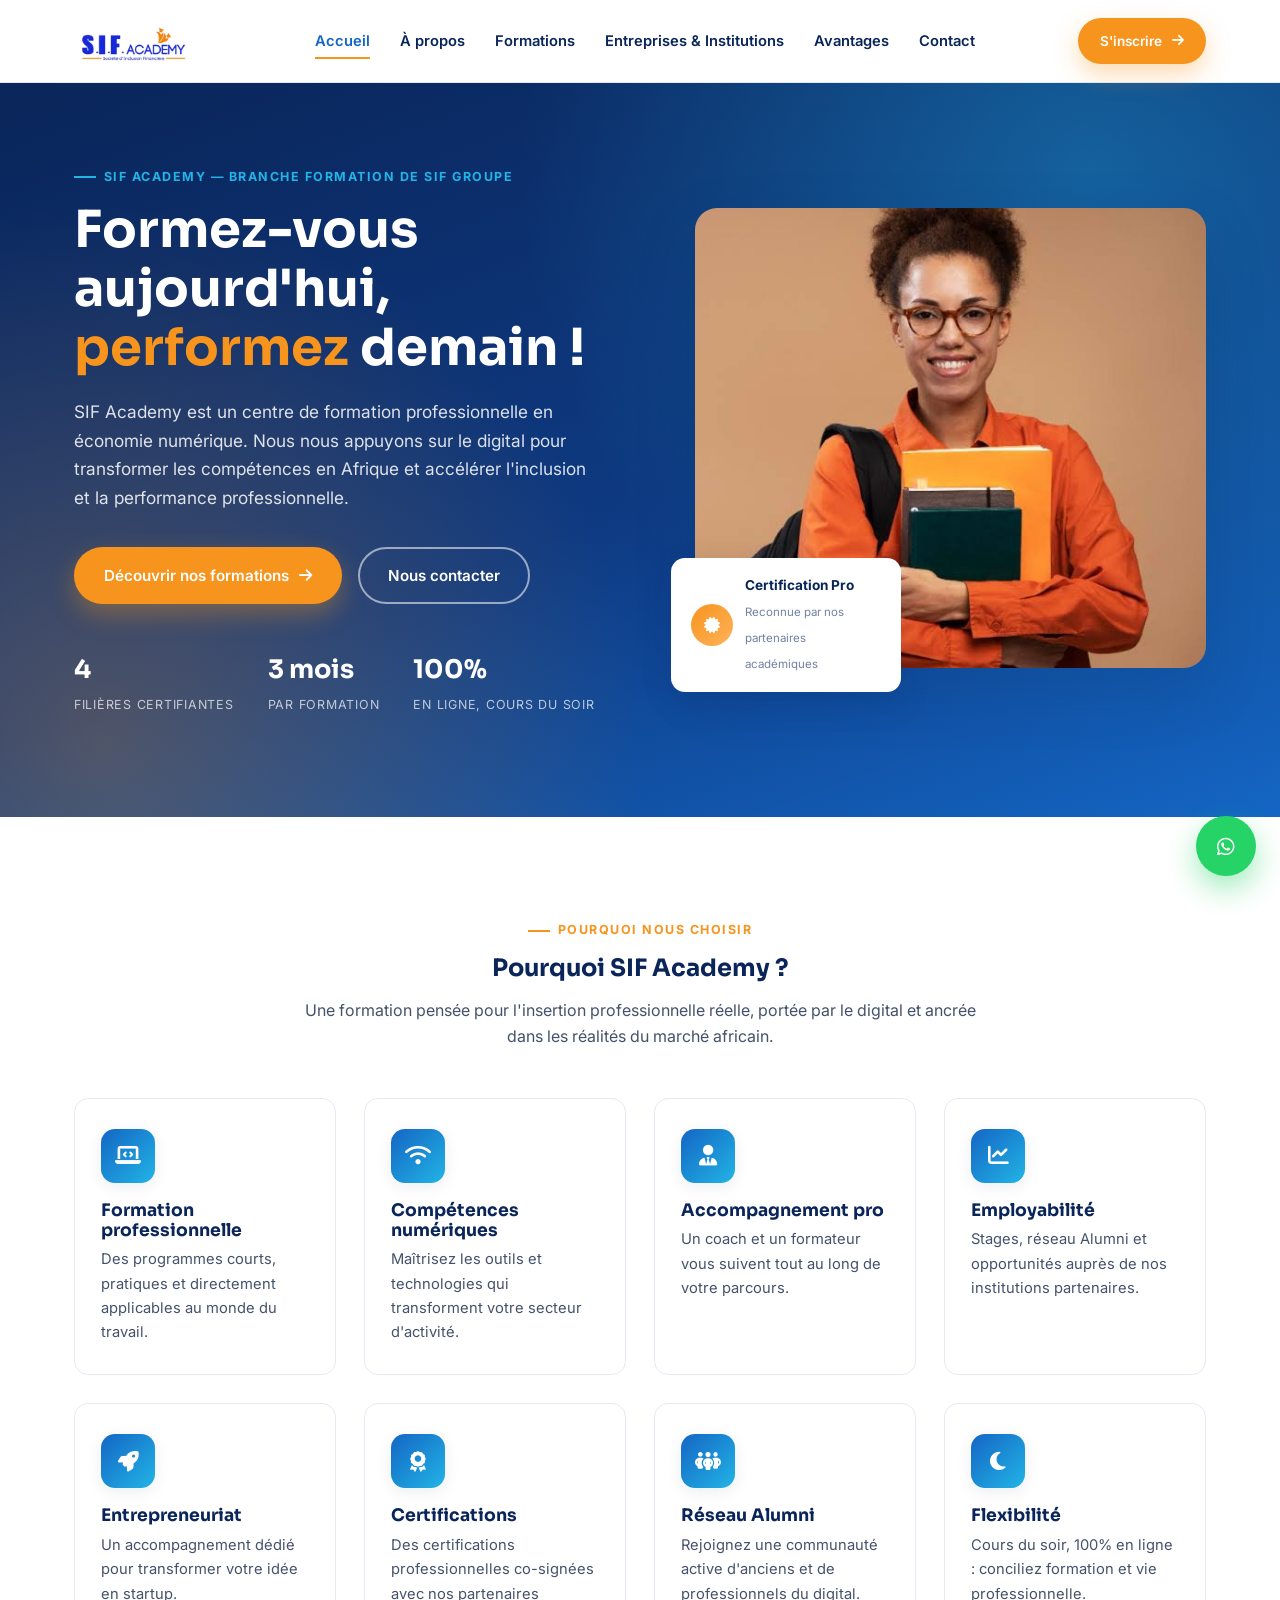
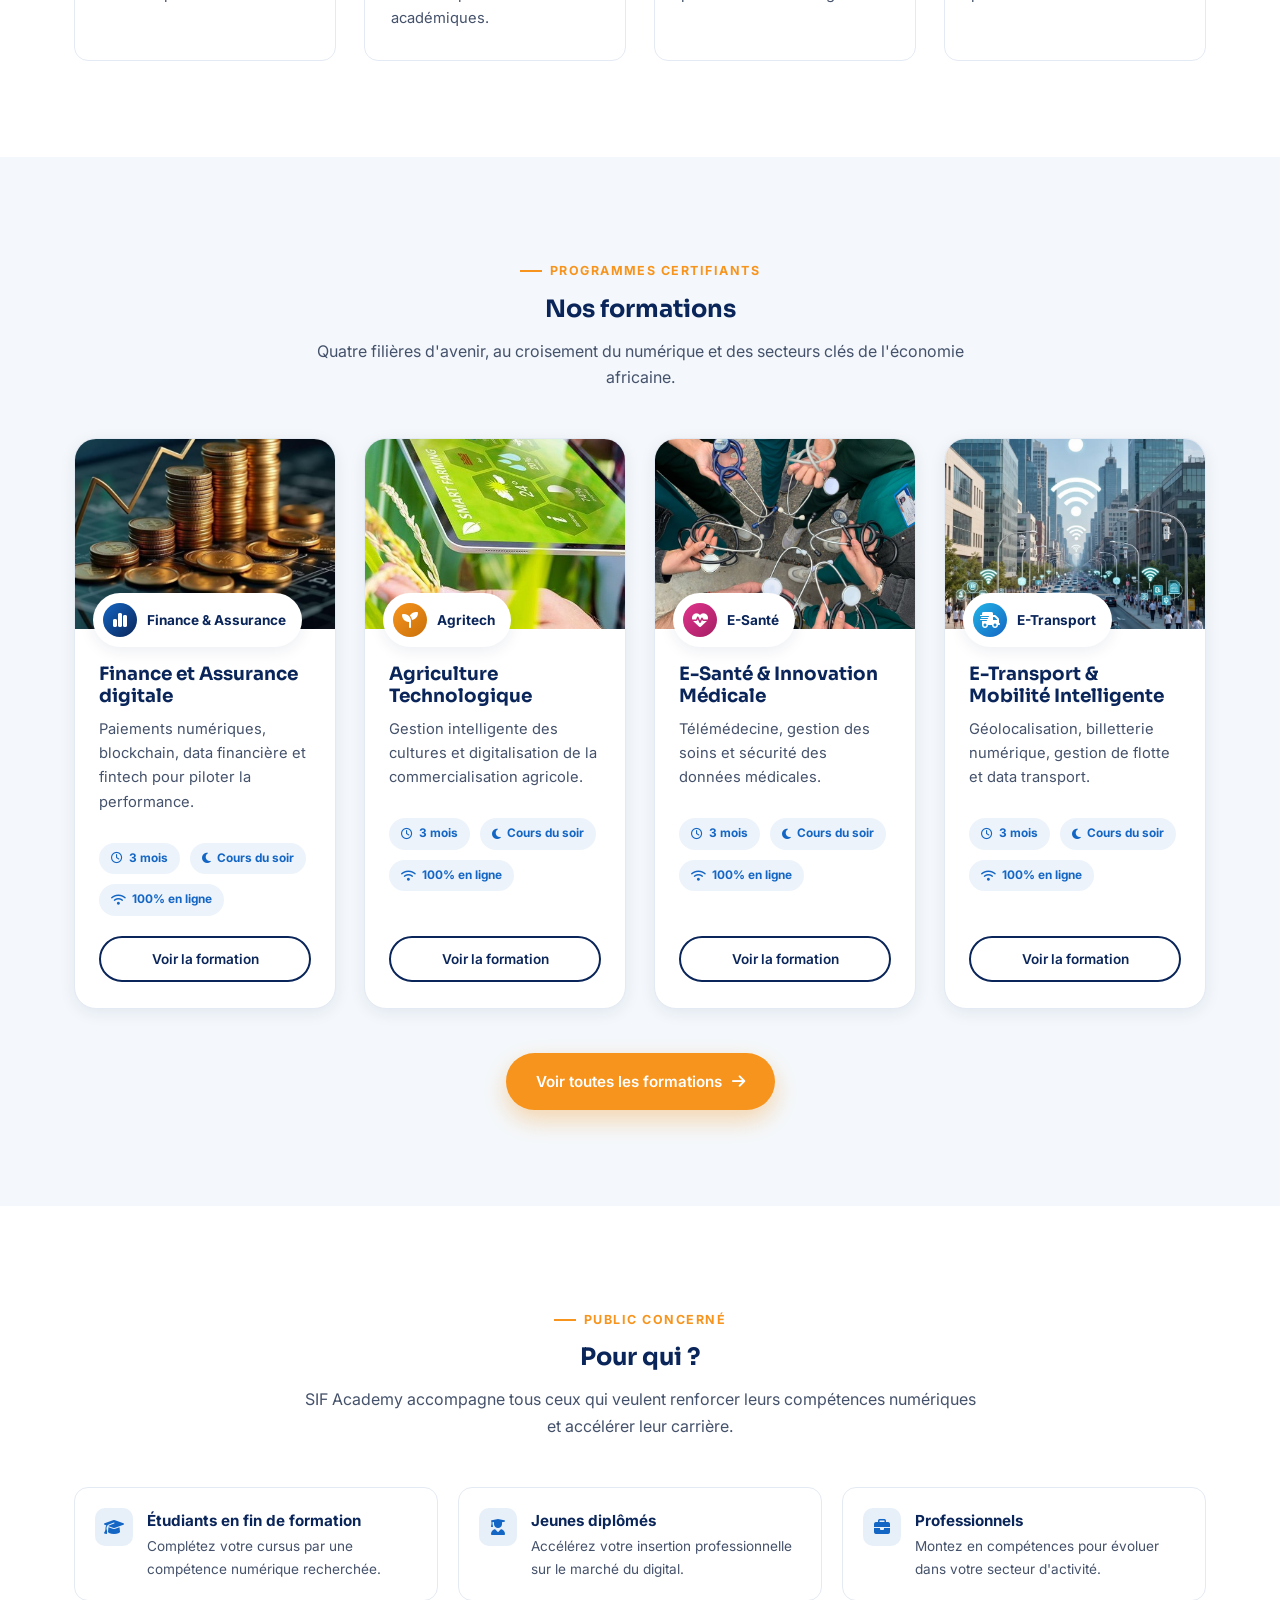
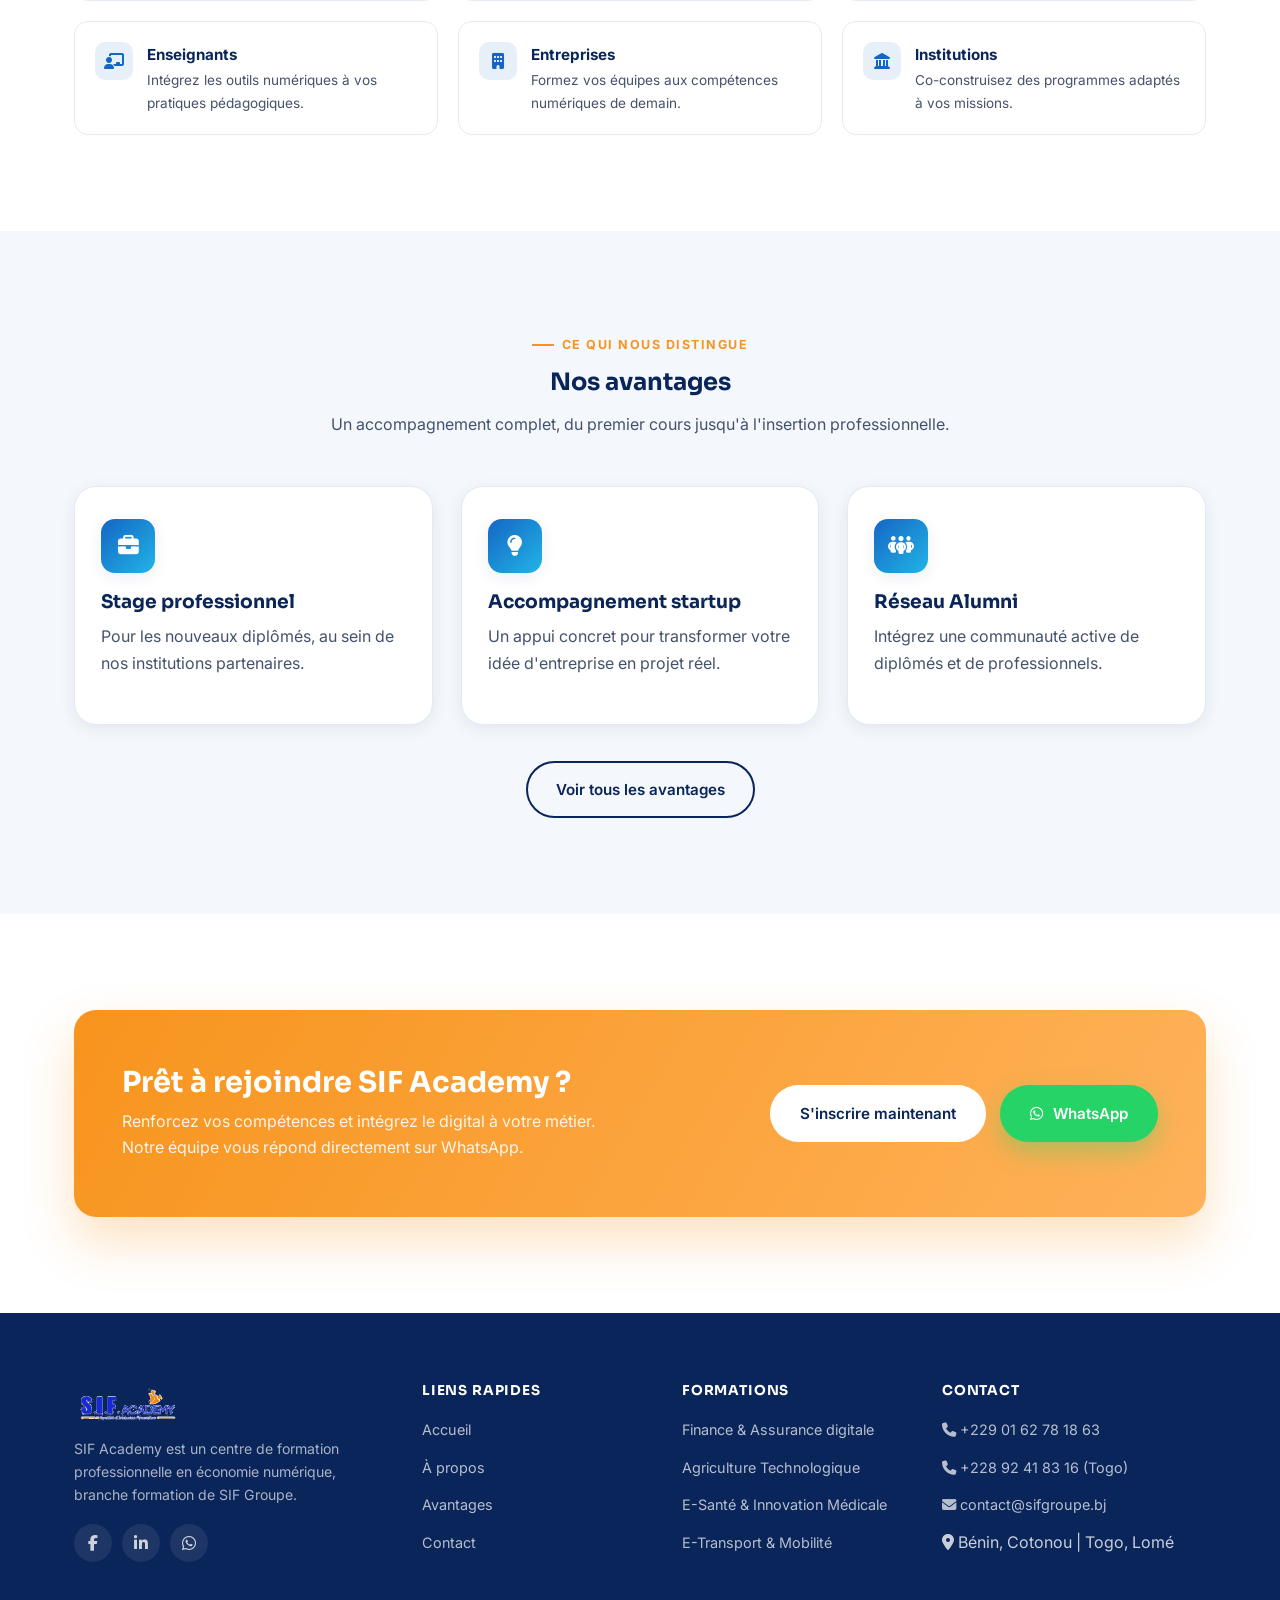
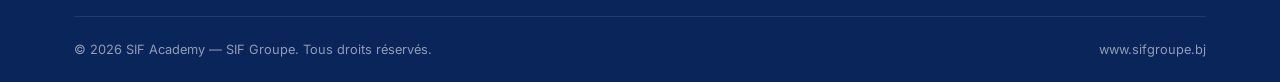
<file: index.html>
<!DOCTYPE html>
<html lang="fr">
<head>
<meta charset="UTF-8">
<meta name="viewport" content="width=device-width, initial-scale=1.0">
<title>SIF Academy | Formations professionnelles en économie numérique</title>
<meta name="description" content="SIF Academy, la branche formation de SIF Groupe, vous forme aux compétences numériques : Finance digitale, Agritech, E-santé, E-transport. 100% en ligne, cours du soir, certifiant.">
<link rel="icon" href="assets/images/logo.png">
<link rel="preconnect" href="https://fonts.googleapis.com">
<link href="https://fonts.googleapis.com/css2?family=Sora:wght@400;600;700;800&family=Inter:wght@400;500;600;700&display=swap" rel="stylesheet">
<link rel="stylesheet" href="https://cdnjs.cloudflare.com/ajax/libs/font-awesome/6.5.1/css/all.min.css">
<link rel="stylesheet" href="assets/css/style.css">
</head>
<body>

<!-- ===================== NAVBAR ===================== -->
<header class="navbar">
  <div class="container">
    <a href="index.html" class="brand">
      <img src="assets/images/logo.png" alt="SIF Academy" style="height:42px;width:auto;">
    </a>
    <nav class="nav-links" id="nav-links">
      <a href="index.html" class="active">Accueil</a>
      <a href="pages/apropos.html">À propos</a>
      <a href="pages/formations.html">Formations</a>
      <a href="pages/entreprises.html">Entreprises &amp; Institutions</a>
      <a href="pages/avantages.html">Avantages</a>
      <a href="pages/contact.html">Contact</a>
    </nav>
    <div class="nav-cta">
      <a href="pages/contact.html" class="btn btn-primary btn-sm"><span>S'inscrire</span> <i class="fa-solid fa-arrow-right"></i></a>
      <button class="nav-toggle" id="nav-toggle" aria-label="Menu">
        <span></span><span></span><span></span>
      </button>
    </div>
  </div>
</header>

<!-- ===================== HERO ===================== -->
<section class="hero">
  <div class="container hero-grid">
    <div class="hero-copy reveal">
      <span class="eyebrow">SIF Academy — branche formation de SIF Groupe</span>
      <h1>Formez-vous aujourd'hui,<br><span class="accent">performez</span> demain !</h1>
      <p class="lead">SIF Academy est un centre de formation professionnelle en économie numérique. Nous nous appuyons sur le digital pour transformer les compétences en Afrique et accélérer l'inclusion et la performance professionnelle.</p>
      <div class="hero-actions">
        <a href="pages/formations.html" class="btn btn-primary">Découvrir nos formations <i class="fa-solid fa-arrow-right"></i></a>
        <a href="pages/contact.html" class="btn btn-outline">Nous contacter</a>
      </div>
      <div class="hero-stats">
        <div><strong>4</strong><span>Filières certifiantes</span></div>
        <div><strong>3 mois</strong><span>Par formation</span></div>
        <div><strong>100%</strong><span>En ligne, cours du soir</span></div>
      </div>
    </div>
    <div class="hero-visual reveal">
      <img src="assets/images/hhhhhhkjjj.jpg" alt="Étudiants africains, futurs talents de SIF Academy">
      <div class="hero-badge">
        <div class="dot"><i class="fa-solid fa-certificate"></i></div>
        <div>
          <strong>Certification Pro</strong>
          <span>Reconnue par nos partenaires académiques</span>
        </div>
      </div>
    </div>
  </div>
</section>

<!-- ===================== POURQUOI SIF ACADEMY ===================== -->
<section class="section">
  <div class="container">
    <div class="section-head center reveal">
      <span class="eyebrow" style="justify-content:center;">Pourquoi nous choisir</span>
      <h2>Pourquoi SIF Academy ?</h2>
      <p>Une formation pensée pour l'insertion professionnelle réelle, portée par le digital et ancrée dans les réalités du marché africain.</p>
    </div>
    <div class="grid grid-4">
      <div class="feature-card reveal">
        <div class="icon-tile"><i class="fa-solid fa-laptop-code"></i></div>
        <h3>Formation professionnelle</h3>
        <p>Des programmes courts, pratiques et directement applicables au monde du travail.</p>
      </div>
      <div class="feature-card reveal">
        <div class="icon-tile"><i class="fa-solid fa-wifi"></i></div>
        <h3>Compétences numériques</h3>
        <p>Maîtrisez les outils et technologies qui transforment votre secteur d'activité.</p>
      </div>
      <div class="feature-card reveal">
        <div class="icon-tile"><i class="fa-solid fa-user-tie"></i></div>
        <h3>Accompagnement pro</h3>
        <p>Un coach et un formateur vous suivent tout au long de votre parcours.</p>
      </div>
      <div class="feature-card reveal">
        <div class="icon-tile"><i class="fa-solid fa-chart-line"></i></div>
        <h3>Employabilité</h3>
        <p>Stages, réseau Alumni et opportunités auprès de nos institutions partenaires.</p>
      </div>
      <div class="feature-card reveal">
        <div class="icon-tile"><i class="fa-solid fa-rocket"></i></div>
        <h3>Entrepreneuriat</h3>
        <p>Un accompagnement dédié pour transformer votre idée en startup.</p>
      </div>
      <div class="feature-card reveal">
        <div class="icon-tile"><i class="fa-solid fa-award"></i></div>
        <h3>Certifications</h3>
        <p>Des certifications professionnelles co-signées avec nos partenaires académiques.</p>
      </div>
      <div class="feature-card reveal">
        <div class="icon-tile"><i class="fa-solid fa-people-group"></i></div>
        <h3>Réseau Alumni</h3>
        <p>Rejoignez une communauté active d'anciens et de professionnels du digital.</p>
      </div>
      <div class="feature-card reveal">
        <div class="icon-tile"><i class="fa-solid fa-moon"></i></div>
        <h3>Flexibilité</h3>
        <p>Cours du soir, 100% en ligne : conciliez formation et vie professionnelle.</p>
      </div>
    </div>
  </div>
</section>

<!-- ===================== NOS FORMATIONS ===================== -->
<section class="section section-soft">
  <div class="container">
    <div class="section-head center reveal">
      <span class="eyebrow" style="justify-content:center;">Programmes certifiants</span>
      <h2>Nos formations</h2>
      <p>Quatre filières d'avenir, au croisement du numérique et des secteurs clés de l'économie africaine.</p>
    </div>
    <div class="grid grid-4">

      <article class="formation-card reveal">
        <div class="formation-media">
          <img src="../assets/images/assurance.jpg" alt="Finance et Assurance digitale">
          <div class="formation-ribbon"><span class="ico c-finance"><i class="fa-solid fa-chart-simple"></i></span>Finance &amp; Assurance</div>
        </div>
        <div class="formation-body">
          <h3>Finance et Assurance digitale</h3>
          <p>Paiements numériques, blockchain, data financière et fintech pour piloter la performance.</p>
          <div class="formation-meta">
            <span><i class="fa-regular fa-clock"></i> 3 mois</span>
            <span><i class="fa-solid fa-moon"></i> Cours du soir</span>
            <span><i class="fa-solid fa-wifi"></i> 100% en ligne</span>
          </div>
          <a href="pages/formations.html#finance" class="btn btn-outline-navy btn-sm btn-block">Voir la formation</a>
        </div>
      </article>

      <article class="formation-card reveal">
        <div class="formation-media">
          <img src="../assets/images/agriculture.jpg" alt="Agriculture Technologique">
          <div class="formation-ribbon"><span class="ico c-agri"><i class="fa-solid fa-seedling"></i></span>Agritech</div>
        </div>
        <div class="formation-body">
          <h3>Agriculture Technologique</h3>
          <p>Gestion intelligente des cultures et digitalisation de la commercialisation agricole.</p>
          <div class="formation-meta">
            <span><i class="fa-regular fa-clock"></i> 3 mois</span>
            <span><i class="fa-solid fa-moon"></i> Cours du soir</span>
            <span><i class="fa-solid fa-wifi"></i> 100% en ligne</span>
          </div>
          <a href="pages/formations.html#agriculture" class="btn btn-outline-navy btn-sm btn-block">Voir la formation</a>
        </div>
      </article>

      <article class="formation-card reveal">
        <div class="formation-media">
          <img src="../assets/images/santé.jpg" alt="E-Santé & Innovation Médicale">
          <div class="formation-ribbon"><span class="ico c-sante"><i class="fa-solid fa-heart-pulse"></i></span>E-Santé</div>
        </div>
        <div class="formation-body">
          <h3>E-Santé &amp; Innovation Médicale</h3>
          <p>Télémédecine, gestion des soins et sécurité des données médicales.</p>
          <div class="formation-meta">
            <span><i class="fa-regular fa-clock"></i> 3 mois</span>
            <span><i class="fa-solid fa-moon"></i> Cours du soir</span>
            <span><i class="fa-solid fa-wifi"></i> 100% en ligne</span>
          </div>
          <a href="pages/formations.html#sante" class="btn btn-outline-navy btn-sm btn-block">Voir la formation</a>
        </div>
      </article>

      <article class="formation-card reveal">
        <div class="formation-media">
          <img src="../assets/images/5g success.jpg" alt="E-Transport & Mobilité Intelligente">
          <div class="formation-ribbon"><span class="ico c-transport"><i class="fa-solid fa-truck-fast"></i></span>E-Transport</div>
        </div>
        <div class="formation-body">
          <h3>E-Transport &amp; Mobilité Intelligente</h3>
          <p>Géolocalisation, billetterie numérique, gestion de flotte et data transport.</p>
          <div class="formation-meta">
            <span><i class="fa-regular fa-clock"></i> 3 mois</span>
            <span><i class="fa-solid fa-moon"></i> Cours du soir</span>
            <span><i class="fa-solid fa-wifi"></i> 100% en ligne</span>
          </div>
          <a href="pages/formations.html#transport" class="btn btn-outline-navy btn-sm btn-block">Voir la formation</a>
        </div>
      </article>

    </div>
    <div style="text-align:center; margin-top:44px;" class="reveal">
      <a href="pages/formations.html" class="btn btn-primary">Voir toutes les formations <i class="fa-solid fa-arrow-right"></i></a>
    </div>
  </div>
</section>

<!-- ===================== POUR QUI ===================== -->
<section class="section">
  <div class="container">
    <div class="section-head center reveal">
      <span class="eyebrow" style="justify-content:center;">Public concerné</span>
      <h2>Pour qui ?</h2>
      <p>SIF Academy accompagne tous ceux qui veulent renforcer leurs compétences numériques et accélérer leur carrière.</p>
    </div>
    <div class="simple-list">
      <div class="simple-item reveal"><span class="ico"><i class="fa-solid fa-graduation-cap"></i></span><div><strong>Étudiants en fin de formation</strong><p>Complétez votre cursus par une compétence numérique recherchée.</p></div></div>
      <div class="simple-item reveal"><span class="ico"><i class="fa-solid fa-user-graduate"></i></span><div><strong>Jeunes diplômés</strong><p>Accélérez votre insertion professionnelle sur le marché du digital.</p></div></div>
      <div class="simple-item reveal"><span class="ico"><i class="fa-solid fa-briefcase"></i></span><div><strong>Professionnels</strong><p>Montez en compétences pour évoluer dans votre secteur d'activité.</p></div></div>
      <div class="simple-item reveal"><span class="ico"><i class="fa-solid fa-chalkboard-user"></i></span><div><strong>Enseignants</strong><p>Intégrez les outils numériques à vos pratiques pédagogiques.</p></div></div>
      <div class="simple-item reveal"><span class="ico"><i class="fa-solid fa-building"></i></span><div><strong>Entreprises</strong><p>Formez vos équipes aux compétences numériques de demain.</p></div></div>
      <div class="simple-item reveal"><span class="ico"><i class="fa-solid fa-landmark"></i></span><div><strong>Institutions</strong><p>Co-construisez des programmes adaptés à vos missions.</p></div></div>
    </div>
  </div>
</section>

<!-- ===================== NOS AVANTAGES ===================== -->
<section class="section section-soft">
  <div class="container">
    <div class="section-head center reveal">
      <span class="eyebrow" style="justify-content:center;">Ce qui nous distingue</span>
      <h2>Nos avantages</h2>
      <p>Un accompagnement complet, du premier cours jusqu'à l'insertion professionnelle.</p>
    </div>
    <div class="grid grid-3">
      <div class="advantage-card reveal">
        <div class="icon-tile"><i class="fa-solid fa-briefcase"></i></div>
        <h3>Stage professionnel</h3>
        <p>Pour les nouveaux diplômés, au sein de nos institutions partenaires.</p>
      </div>
      <div class="advantage-card reveal">
        <div class="icon-tile"><i class="fa-solid fa-lightbulb"></i></div>
        <h3>Accompagnement startup</h3>
        <p>Un appui concret pour transformer votre idée d'entreprise en projet réel.</p>
      </div>
      <div class="advantage-card reveal">
        <div class="icon-tile"><i class="fa-solid fa-people-group"></i></div>
        <h3>Réseau Alumni</h3>
        <p>Intégrez une communauté active de diplômés et de professionnels.</p>
      </div>
    </div>
    <div style="text-align:center; margin-top:36px;" class="reveal">
      <a href="pages/avantages.html" class="btn btn-outline-navy">Voir tous les avantages</a>
    </div>
  </div>
</section>

<!-- ===================== CTA FINAL ===================== -->
<section class="section">
  <div class="container">
    <div class="cta-banner reveal">
      <div>
        <h2>Prêt à rejoindre SIF Academy ?</h2>
        <p>Renforcez vos compétences et intégrez le digital à votre métier. Notre équipe vous répond directement sur WhatsApp.</p>
      </div>
      <div class="cta-actions">
        <a href="pages/contact.html" class="btn btn-white">S'inscrire maintenant</a>
        <a href="https://wa.me/2290162781863" target="_blank" class="btn btn-whatsapp"><i class="fa-brands fa-whatsapp"></i> WhatsApp</a>
      </div>
    </div>
  </div>
</section>

<!-- ===================== FOOTER ===================== -->
<footer class="footer">
  <div class="container">
    <div class="footer-grid">
      <div class="footer-brand">
        <img src="assets/images/logo.png" alt="SIF Academy" style="height:38px;width:auto;">
        <p class="desc">SIF Academy est un centre de formation professionnelle en économie numérique, branche formation de SIF Groupe.</p>
        <div class="footer-socials">
          <a href="https://www.facebook.com/sifgroupe" aria-label="Facebook"><i class="fa-brands fa-facebook-f"></i></a>
          <a href="https://www.linkedin.com/company/sifgroupe/" aria-label="LinkedIn"><i class="fa-brands fa-linkedin-in"></i></a>
          <a href="https://wa.me/2290162781863" target="_blank" aria-label="WhatsApp"><i class="fa-brands fa-whatsapp"></i></a>
        </div>
      </div>
      <div>
        <h4>Liens rapides</h4>
        <ul>
          <li><a href="index.html">Accueil</a></li>
          <li><a href="pages/apropos.html">À propos</a></li>
          <li><a href="pages/avantages.html">Avantages</a></li>
          <li><a href="pages/contact.html">Contact</a></li>
        </ul>
      </div>
      <div>
        <h4>Formations</h4>
        <ul>
          <li><a href="pages/formations.html#finance">Finance &amp; Assurance digitale</a></li>
          <li><a href="pages/formations.html#agriculture">Agriculture Technologique</a></li>
          <li><a href="pages/formations.html#sante">E-Santé &amp; Innovation Médicale</a></li>
          <li><a href="pages/formations.html#transport">E-Transport &amp; Mobilité</a></li>
        </ul>
      </div>
      <div>
        <h4>Contact</h4>
        <ul>
          <li><a href="tel:+22901627818163"><i class="fa-solid fa-phone"></i> +229 01 62 78 18 63</a></li>
          <li><a href="tel:+22892418316"><i class="fa-solid fa-phone"></i> +228 92 41 83 16 (Togo)</a></li>
          <li><a href="mailto:contact@sifgroupe.bj"><i class="fa-solid fa-envelope"></i> contact@sifgroupe.bj</a></li>
          <li><i class="fa-solid fa-location-dot"></i> Bénin, Cotonou | Togo, Lomé</li>
        </ul>
      </div>
    </div>
    <div class="footer-bottom">
      <span>&copy; 2026 SIF Academy — SIF Groupe. Tous droits réservés.</span>
      <span>www.sifgroupe.bj</span>
    </div>
  </div>
</footer>

<!-- WhatsApp flottant -->
<a href="https://wa.me/2290162781863" target="_blank" class="wa-float" aria-label="Contacter SIF Academy sur WhatsApp">
  <i class="fa-brands fa-whatsapp fa-lg"></i>
</a>

<script src="assets/js/script.js"></script>
</body>
</html>
</file>
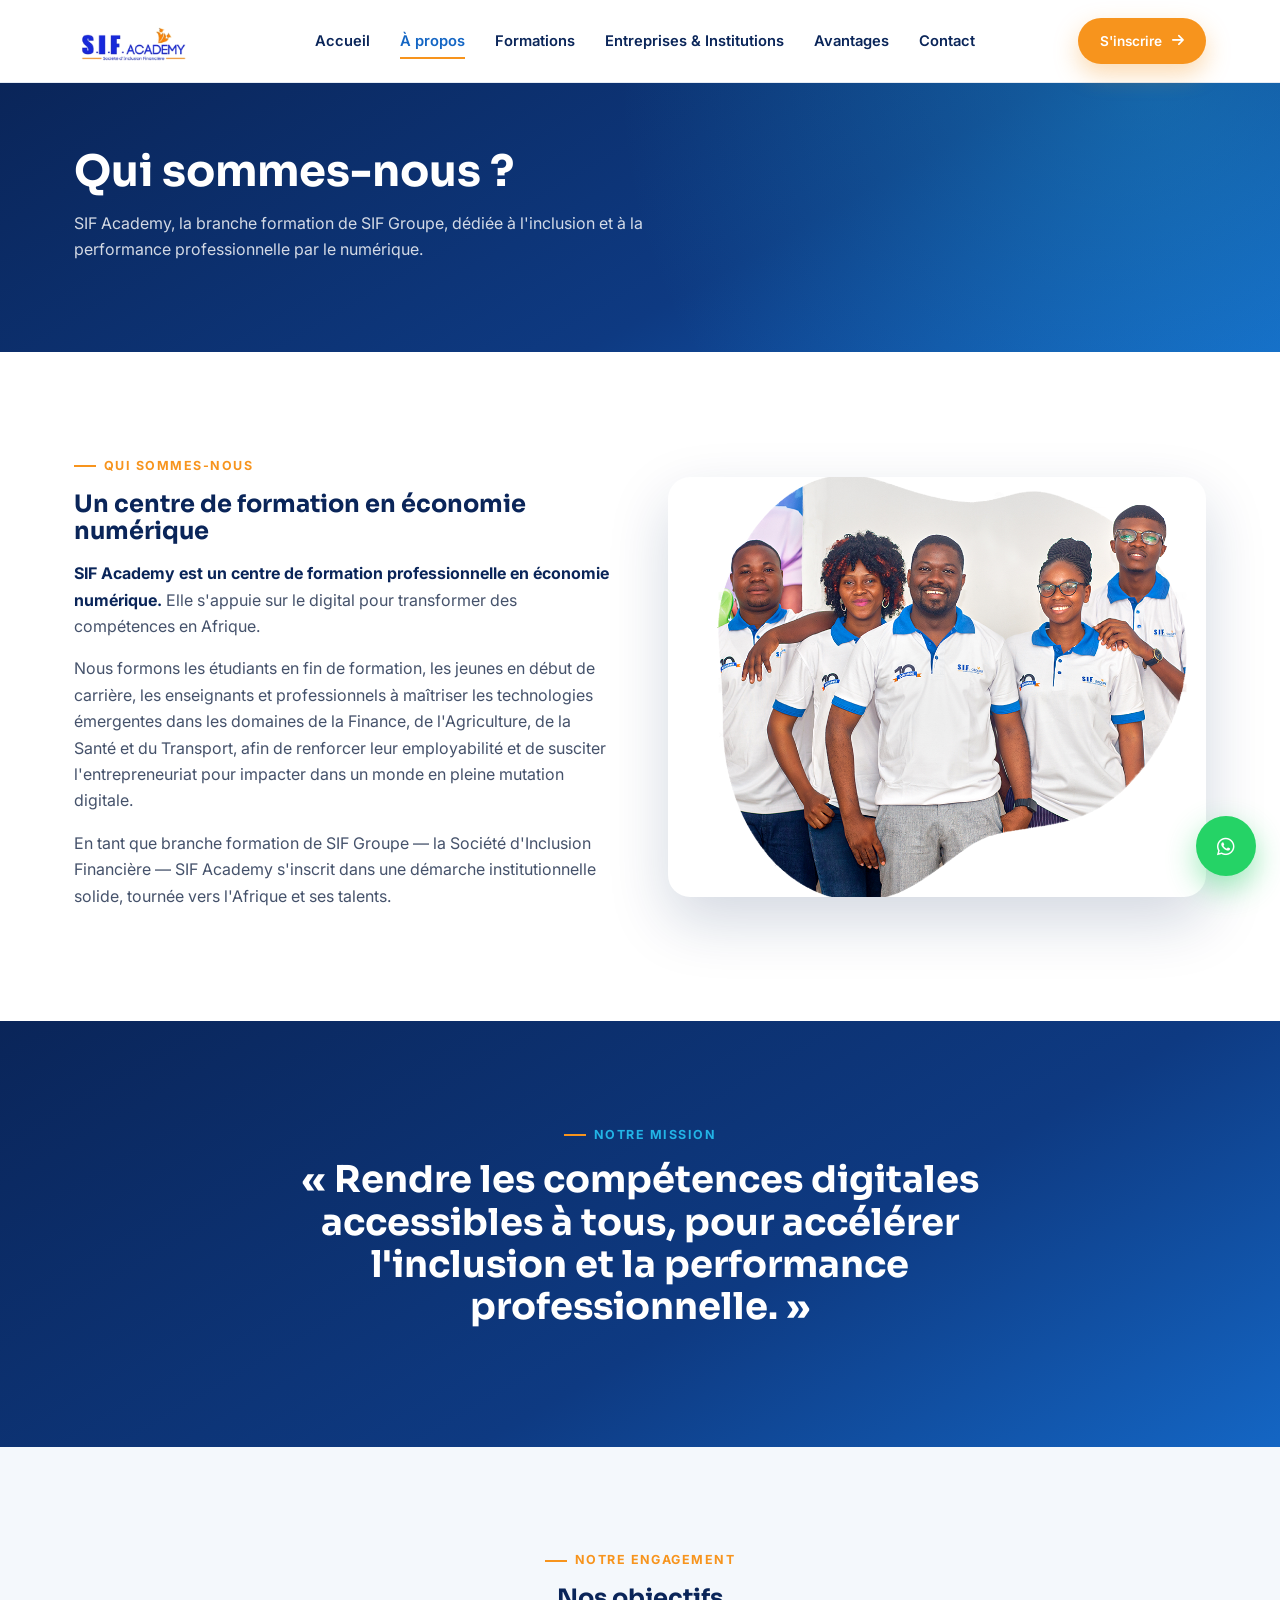
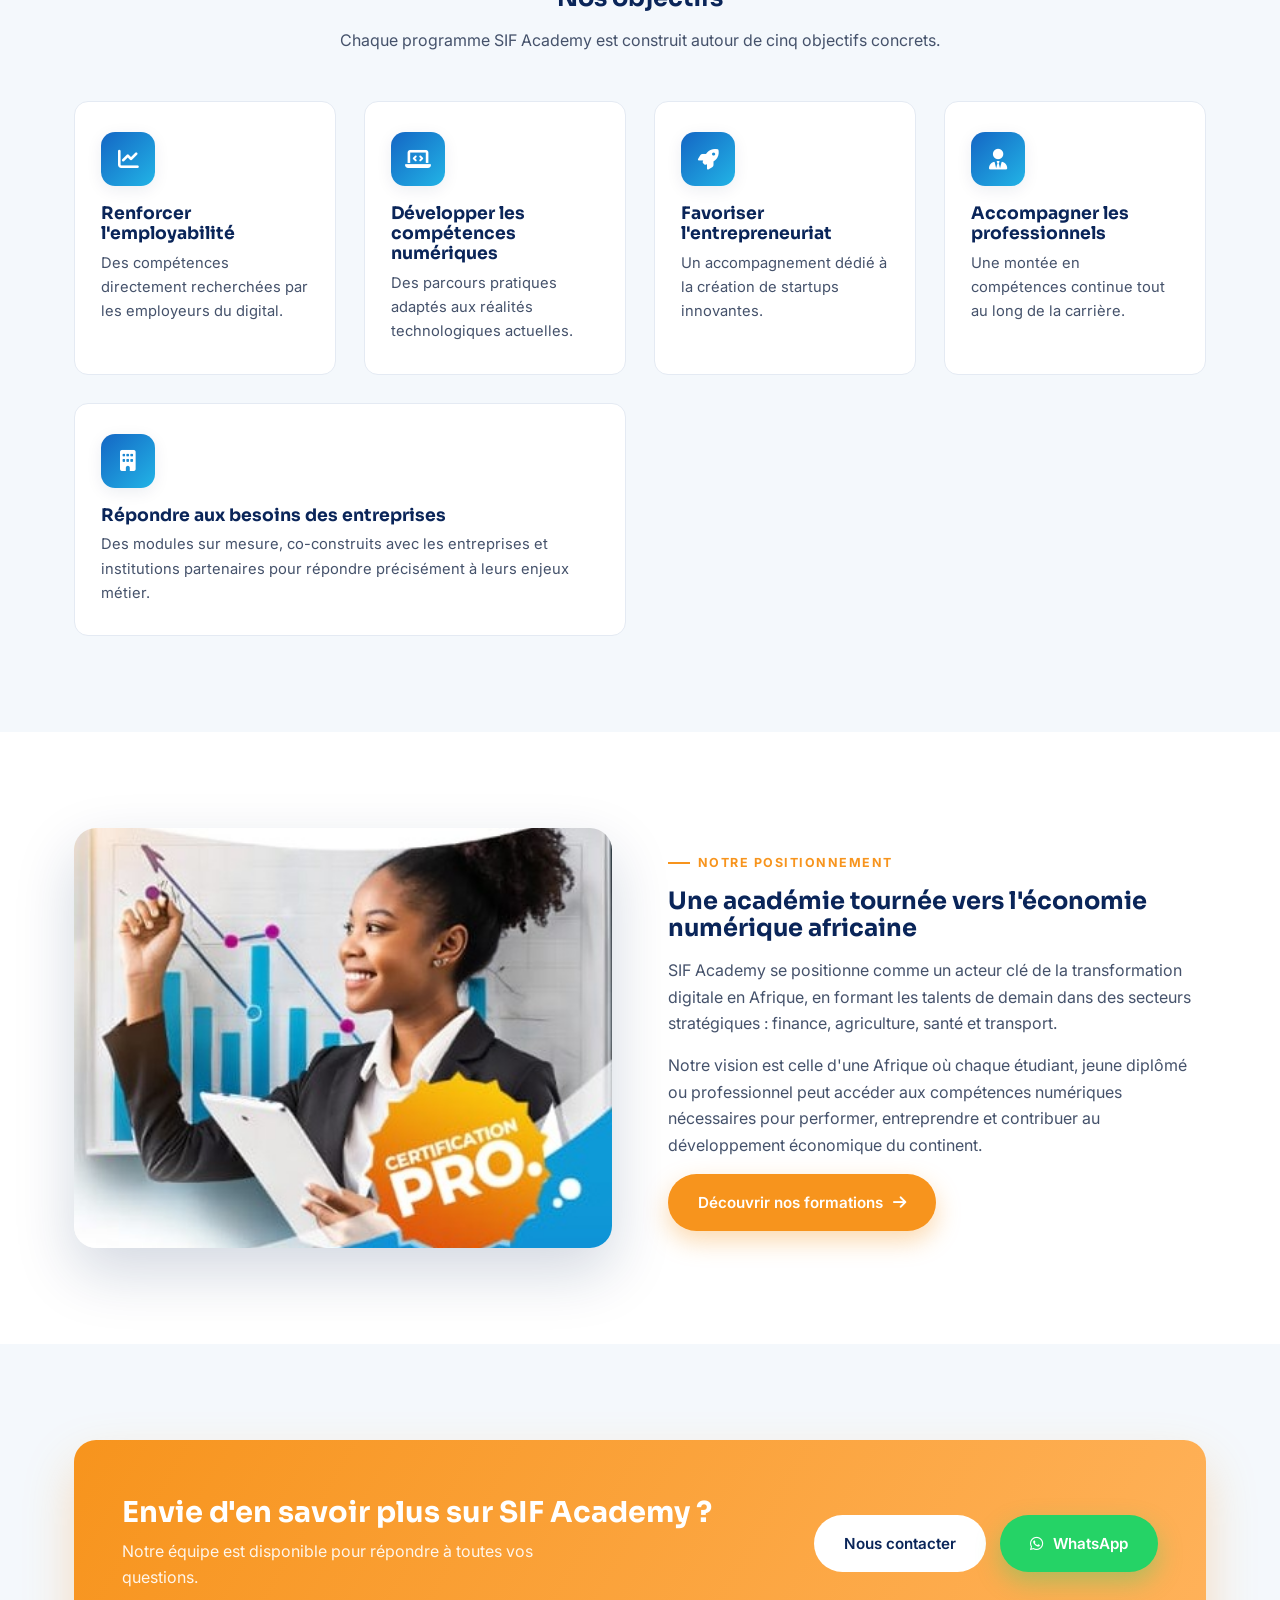
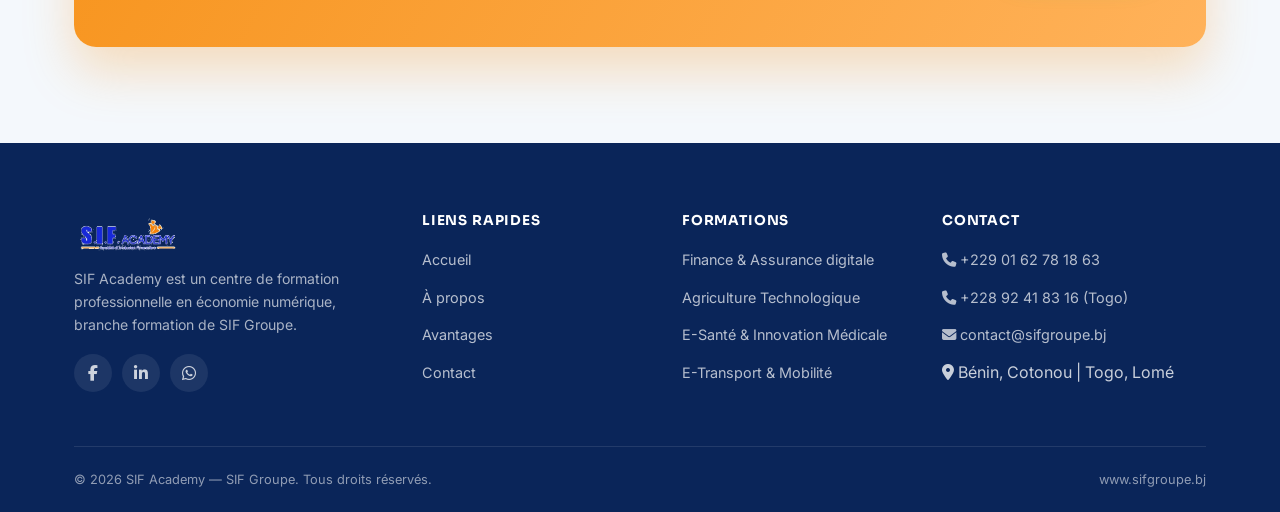
<file: pages/apropos.html>
<!DOCTYPE html>
<html lang="fr">
<head>
<meta charset="UTF-8">
<meta name="viewport" content="width=device-width, initial-scale=1.0">
<title>À propos | SIF Academy</title>
<meta name="description" content="Découvrez SIF Academy : notre mission, notre vision et nos objectifs pour rendre les compétences digitales accessibles à tous en Afrique.">
<link rel="icon" href="../assets/images/logo.png">
<link rel="preconnect" href="https://fonts.googleapis.com">
<link href="https://fonts.googleapis.com/css2?family=Sora:wght@400;600;700;800&family=Inter:wght@400;500;600;700&display=swap" rel="stylesheet">
<link rel="stylesheet" href="https://cdnjs.cloudflare.com/ajax/libs/font-awesome/6.5.1/css/all.min.css">
<link rel="stylesheet" href="../assets/css/style.css">
</head>
<body>

<header class="navbar">
  <div class="container">
    <a href="../index.html" class="brand">
      <img src="../assets/images/logo.png" alt="SIF Academy" style="height:42px;width:auto;">
    </a>
    <nav class="nav-links" id="nav-links">
      <a href="../index.html">Accueil</a>
      <a href="apropos.html" class="active">À propos</a>
      <a href="formations.html">Formations</a>
      <a href="entreprises.html">Entreprises &amp; Institutions</a>
      <a href="avantages.html">Avantages</a>
      <a href="contact.html">Contact</a>
    </nav>
    <div class="nav-cta">
      <a href="contact.html" class="btn btn-primary btn-sm"><span>S'inscrire</span> <i class="fa-solid fa-arrow-right"></i></a>
      <button class="nav-toggle" id="nav-toggle" aria-label="Menu"><span></span><span></span><span></span></button>
    </div>
  </div>
</header>

<section class="page-header">
  <div class="container">
    
    <h1>Qui sommes-nous ?</h1>
    <p>SIF Academy, la branche formation de SIF Groupe, dédiée à l'inclusion et à la performance professionnelle par le numérique.</p>
  </div>
</section>

<section class="section">
  <div class="container" style="display:grid; grid-template-columns:1fr 1fr; gap:56px; align-items:center;">
    <div class="reveal">
      <span class="eyebrow">Qui sommes-nous</span>
      <h2>Un centre de formation en économie numérique</h2>
      <p><strong style="color:var(--navy);">SIF Academy est un centre de formation professionnelle en économie numérique.</strong> Elle s'appuie sur le digital pour transformer des compétences en Afrique.</p>
      <p>Nous formons les étudiants en fin de formation, les jeunes en début de carrière, les enseignants et professionnels à maîtriser les technologies émergentes dans les domaines de la Finance, de l'Agriculture, de la Santé et du Transport, afin de renforcer leur employabilité et de susciter l'entrepreneuriat pour impacter dans un monde en pleine mutation digitale.</p>
      <p>En tant que branche formation de SIF Groupe — la Société d'Inclusion Financière — SIF Academy s'inscrit dans une démarche institutionnelle solide, tournée vers l'Afrique et ses talents.</p>
    </div>
    <div class="reveal">
      <img src="../assets/images/siffffee.png" alt="SIF Academy" style="border-radius:var(--radius-lg); box-shadow:var(--shadow-lg); width:100%; height:420px; object-fit:cover;">
    </div>
  </div>
</section>

<section class="section section-navy">
  <div class="container" style="text-align:center;">
    <div class="reveal" style="max-width:760px; margin:0 auto;">
      <span class="eyebrow" style="justify-content:center; color:var(--cyan);">Notre mission</span>
      <h2 style="font-size:clamp(1.6rem,3vw,2.3rem);">« Rendre les compétences digitales accessibles à tous, pour accélérer l'inclusion et la performance professionnelle. »</h2>
    </div>
  </div>
</section>

<section class="section section-soft">
  <div class="container">
    <div class="section-head center reveal">
      <span class="eyebrow" style="justify-content:center;">Notre engagement</span>
      <h2>Nos objectifs</h2>
      <p>Chaque programme SIF Academy est construit autour de cinq objectifs concrets.</p>
    </div>
    <div class="grid grid-4">
      <div class="feature-card reveal">
        <div class="icon-tile"><i class="fa-solid fa-chart-line"></i></div>
        <h3>Renforcer l'employabilité</h3>
        <p>Des compétences directement recherchées par les employeurs du digital.</p>
      </div>
      <div class="feature-card reveal">
        <div class="icon-tile"><i class="fa-solid fa-laptop-code"></i></div>
        <h3>Développer les compétences numériques</h3>
        <p>Des parcours pratiques adaptés aux réalités technologiques actuelles.</p>
      </div>
      <div class="feature-card reveal">
        <div class="icon-tile"><i class="fa-solid fa-rocket"></i></div>
        <h3>Favoriser l'entrepreneuriat</h3>
        <p>Un accompagnement dédié à la création de startups innovantes.</p>
      </div>
      <div class="feature-card reveal">
        <div class="icon-tile"><i class="fa-solid fa-user-tie"></i></div>
        <h3>Accompagner les professionnels</h3>
        <p>Une montée en compétences continue tout au long de la carrière.</p>
      </div>
      <div class="feature-card reveal" style="grid-column: span 2;">
        <div class="icon-tile"><i class="fa-solid fa-building"></i></div>
        <h3>Répondre aux besoins des entreprises</h3>
        <p>Des modules sur mesure, co-construits avec les entreprises et institutions partenaires pour répondre précisément à leurs enjeux métier.</p>
      </div>
    </div>
  </div>
</section>

<section class="section">
  <div class="container" style="display:grid; grid-template-columns:1fr 1fr; gap:56px; align-items:center;">
    <div class="reveal" style="order:2;">
      <span class="eyebrow">Notre positionnement</span>
      <h2>Une académie tournée vers l'économie numérique africaine</h2>
      <p>SIF Academy se positionne comme un acteur clé de la transformation digitale en Afrique, en formant les talents de demain dans des secteurs stratégiques : finance, agriculture, santé et transport.</p>
      <p>Notre vision est celle d'une Afrique où chaque étudiant, jeune diplômé ou professionnel peut accéder aux compétences numériques nécessaires pour performer, entreprendre et contribuer au développement économique du continent.</p>
      <a href="formations.html" class="btn btn-primary">Découvrir nos formations <i class="fa-solid fa-arrow-right"></i></a>
    </div>
    <div class="reveal" style="order:1;">
      <img src="../assets/images/pro-woman.jpg" alt="Professionnelle formée par SIF Academy" style="border-radius:var(--radius-lg); box-shadow:var(--shadow-lg); width:100%; height:420px; object-fit:cover;">
    </div>
  </div>
</section>

<section class="section section-soft">
  <div class="container">
    <div class="cta-banner reveal">
      <div>
        <h2>Envie d'en savoir plus sur SIF Academy ?</h2>
        <p>Notre équipe est disponible pour répondre à toutes vos questions.</p>
      </div>
      <div class="cta-actions">
        <a href="contact.html" class="btn btn-white">Nous contacter</a>
        <a href="https://wa.me/2290162781863" target="_blank" class="btn btn-whatsapp"><i class="fa-brands fa-whatsapp"></i> WhatsApp</a>
      </div>
    </div>
  </div>
</section>

<footer class="footer">
  <div class="container">
    <div class="footer-grid">
      <div class="footer-brand">
        <img src="../assets/images/logo.png" alt="SIF Academy" style="height:38px;width:auto;">
        <p class="desc">SIF Academy est un centre de formation professionnelle en économie numérique, branche formation de SIF Groupe.</p>
        <div class="footer-socials">
          <a href="https://www.facebook.com/sifgroupe" aria-label="Facebook"><i class="fa-brands fa-facebook-f"></i></a>
          <a href="https://www.linkedin.com/company/sifgroupe/" aria-label="LinkedIn"><i class="fa-brands fa-linkedin-in"></i></a>
          <a href="https://wa.me/2290162781863" target="_blank" aria-label="WhatsApp"><i class="fa-brands fa-whatsapp"></i></a>
        </div>
      </div>
      <div>
        <h4>Liens rapides</h4>
        <ul>
          <li><a href="../index.html">Accueil</a></li>
          <li><a href="apropos.html">À propos</a></li>
          <li><a href="avantages.html">Avantages</a></li>
          <li><a href="contact.html">Contact</a></li>
        </ul>
      </div>
      <div>
        <h4>Formations</h4>
        <ul>
          <li><a href="formations.html#finance">Finance &amp; Assurance digitale</a></li>
          <li><a href="formations.html#agriculture">Agriculture Technologique</a></li>
          <li><a href="formations.html#sante">E-Santé &amp; Innovation Médicale</a></li>
          <li><a href="formations.html#transport">E-Transport &amp; Mobilité</a></li>
        </ul>
      </div>
      <div>
        <h4>Contact</h4>
        <ul>
          <li><a href="tel:+22901627818163"><i class="fa-solid fa-phone"></i> +229 01 62 78 18 63</a></li>
          <li><a href="tel:+22892418316"><i class="fa-solid fa-phone"></i> +228 92 41 83 16 (Togo)</a></li>
          <li><a href="mailto:contact@sifgroupe.bj"><i class="fa-solid fa-envelope"></i> contact@sifgroupe.bj</a></li>
          <li><i class="fa-solid fa-location-dot"></i> Bénin, Cotonou | Togo, Lomé</li>
        </ul>
      </div>
    </div>
    <div class="footer-bottom">
      <span>&copy; 2026 SIF Academy — SIF Groupe. Tous droits réservés.</span>
      <span>www.sifgroupe.bj</span>
    </div>
  </div>
</footer>

<a href="https://wa.me/2290162781863" target="_blank" class="wa-float" aria-label="Contacter SIF Academy sur WhatsApp">
  <i class="fa-brands fa-whatsapp fa-lg"></i>
</a>

<script src="../assets/js/script.js"></script>
</body>
</html>
</file>
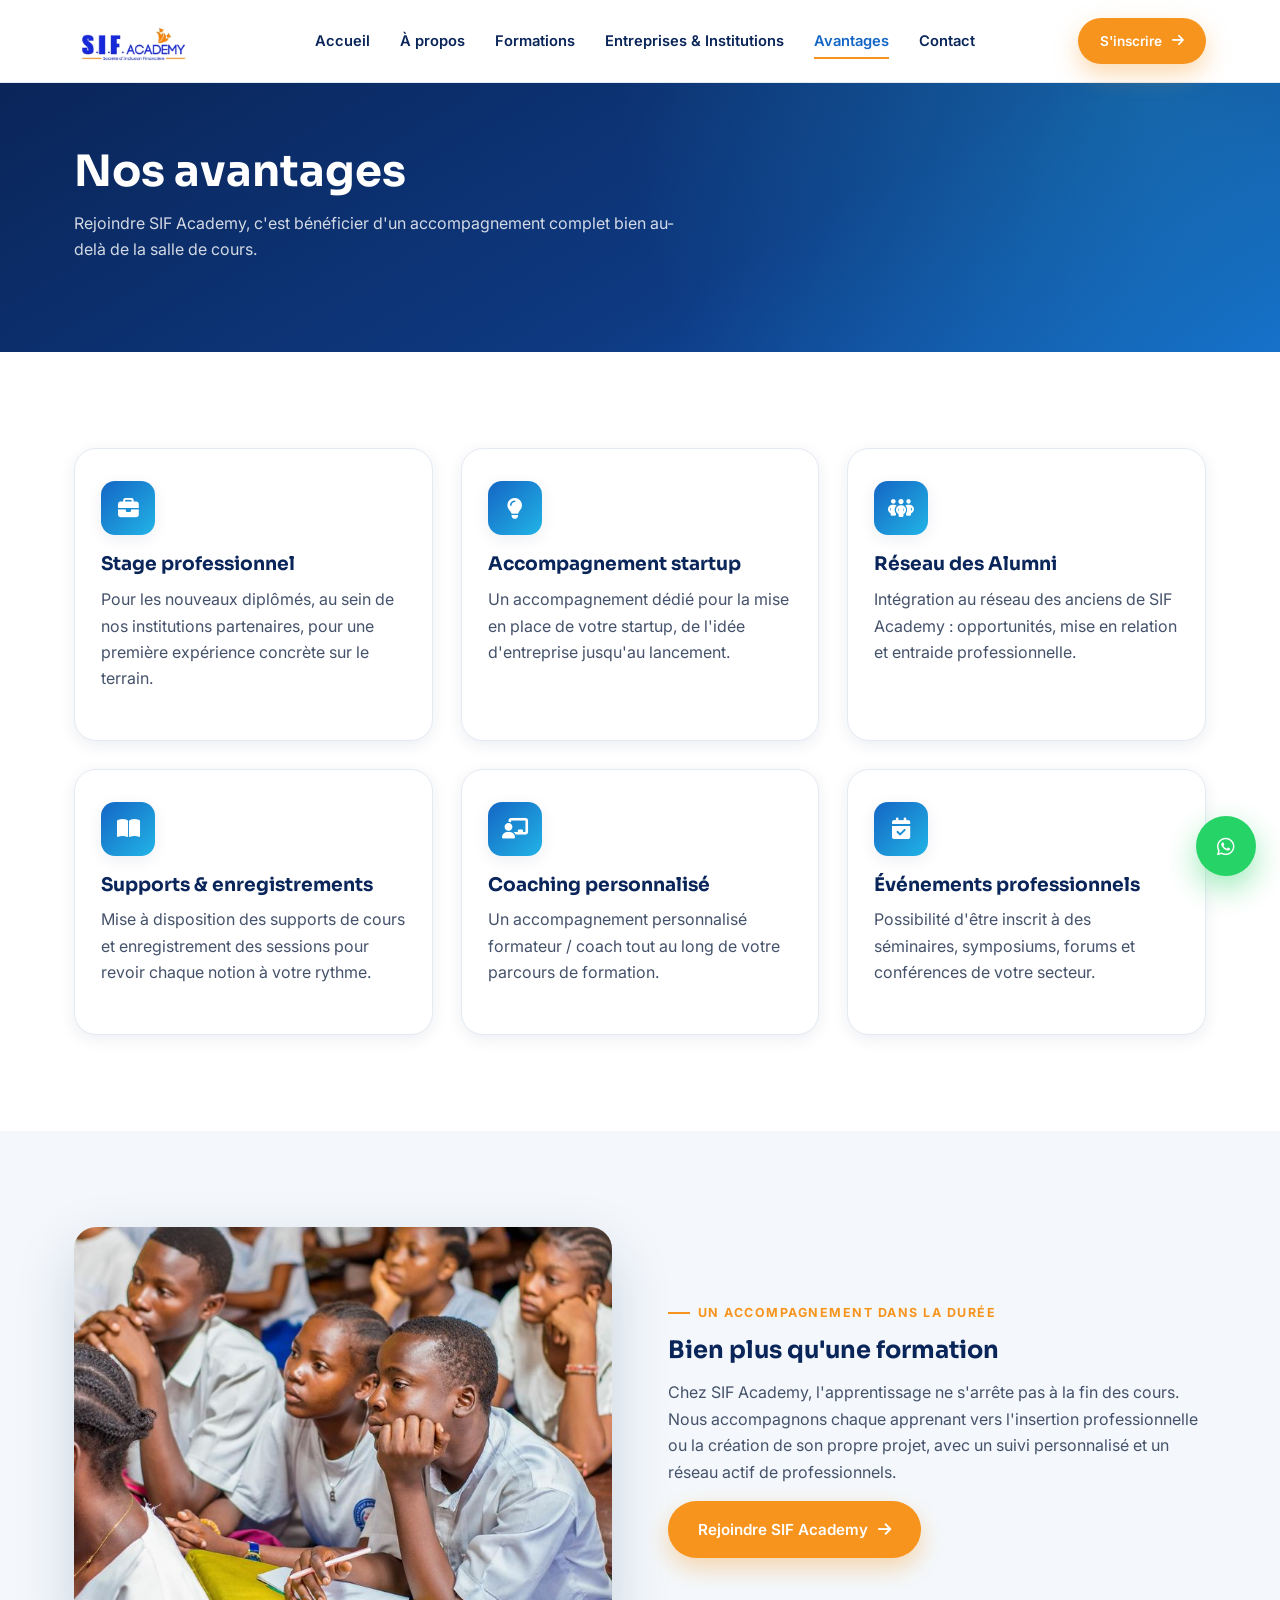
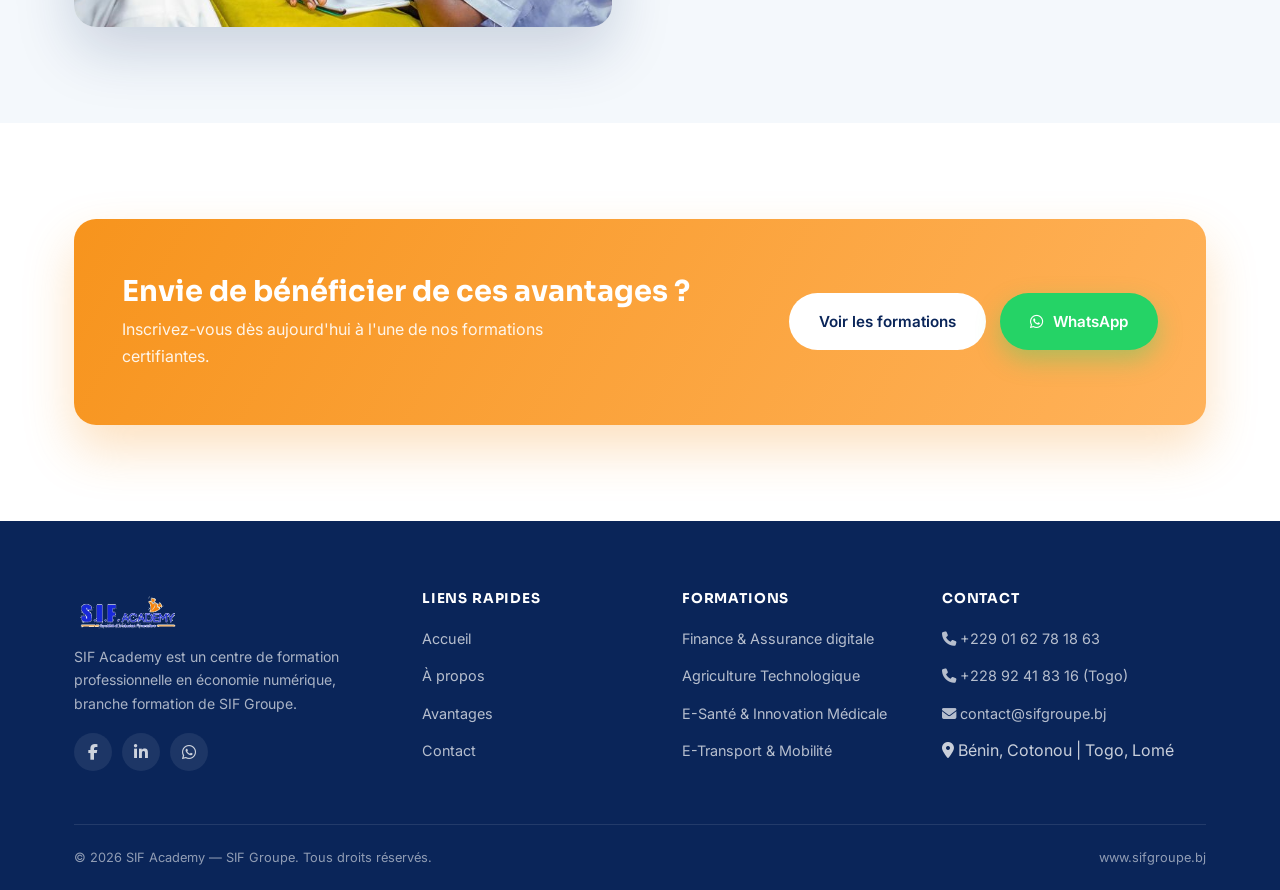
<file: pages/avantages.html>
<!DOCTYPE html>
<html lang="fr">
<head>
<meta charset="UTF-8">
<meta name="viewport" content="width=device-width, initial-scale=1.0">
<title>Avantages | SIF Academy</title>
<meta name="description" content="Découvrez les avantages SIF Academy : stage professionnel, accompagnement startup, réseau Alumni, supports de cours, coaching personnalisé et accès aux événements professionnels.">
<link rel="icon" href="../assets/images/logo.png">
<link rel="preconnect" href="https://fonts.googleapis.com">
<link href="https://fonts.googleapis.com/css2?family=Sora:wght@400;600;700;800&family=Inter:wght@400;500;600;700&display=swap" rel="stylesheet">
<link rel="stylesheet" href="https://cdnjs.cloudflare.com/ajax/libs/font-awesome/6.5.1/css/all.min.css">
<link rel="stylesheet" href="../assets/css/style.css">
</head>
<body>

<header class="navbar">
  <div class="container">
    <a href="../index.html" class="brand"><img src="../assets/images/logo.png" alt="SIF Academy" style="height:42px;width:auto;"></a>
    <nav class="nav-links" id="nav-links">
      <a href="../index.html">Accueil</a>
      <a href="apropos.html">À propos</a>
      <a href="formations.html">Formations</a>
      <a href="entreprises.html">Entreprises &amp; Institutions</a>
      <a href="avantages.html" class="active">Avantages</a>
      <a href="contact.html">Contact</a>
    </nav>
    <div class="nav-cta">
      <a href="contact.html" class="btn btn-primary btn-sm"><span>S'inscrire</span> <i class="fa-solid fa-arrow-right"></i></a>
      <button class="nav-toggle" id="nav-toggle" aria-label="Menu"><span></span><span></span><span></span></button>
    </div>
  </div>
</header>

<section class="page-header">
  <div class="container">
    
    <h1>Nos avantages</h1>
    <p>Rejoindre SIF Academy, c'est bénéficier d'un accompagnement complet bien au-delà de la salle de cours.</p>
  </div>
</section>

<section class="section">
  <div class="container">
    <div class="grid grid-3">

      <div class="advantage-card reveal">
        <div class="icon-tile"><i class="fa-solid fa-briefcase"></i></div>
        <h3>Stage professionnel</h3>
        <p>Pour les nouveaux diplômés, au sein de nos institutions partenaires, pour une première expérience concrète sur le terrain.</p>
      </div>

      <div class="advantage-card reveal">
        <div class="icon-tile"><i class="fa-solid fa-lightbulb"></i></div>
        <h3>Accompagnement startup</h3>
        <p>Un accompagnement dédié pour la mise en place de votre startup, de l'idée d'entreprise jusqu'au lancement.</p>
      </div>

      <div class="advantage-card reveal">
        <div class="icon-tile"><i class="fa-solid fa-people-group"></i></div>
        <h3>Réseau des Alumni</h3>
        <p>Intégration au réseau des anciens de SIF Academy : opportunités, mise en relation et entraide professionnelle.</p>
      </div>

      <div class="advantage-card reveal">
        <div class="icon-tile"><i class="fa-solid fa-book-open"></i></div>
        <h3>Supports &amp; enregistrements</h3>
        <p>Mise à disposition des supports de cours et enregistrement des sessions pour revoir chaque notion à votre rythme.</p>
      </div>

      <div class="advantage-card reveal">
        <div class="icon-tile"><i class="fa-solid fa-chalkboard-user"></i></div>
        <h3>Coaching personnalisé</h3>
        <p>Un accompagnement personnalisé formateur / coach tout au long de votre parcours de formation.</p>
      </div>

      <div class="advantage-card reveal">
        <div class="icon-tile"><i class="fa-solid fa-calendar-check"></i></div>
        <h3>Événements professionnels</h3>
        <p>Possibilité d'être inscrit à des séminaires, symposiums, forums et conférences de votre secteur.</p>
      </div>

    </div>
  </div>
</section>

<section class="section section-soft">
  <div class="container" style="display:grid; grid-template-columns:1fr 1fr; gap:56px; align-items:center;">
    <div class="reveal">
      <img src="../assets/images/ecole.jpg" alt="Accompagnement professionnel SIF Academy" style="border-radius:var(--radius-lg); box-shadow:var(--shadow-lg); width:100%; height:400px; object-fit:cover;">
    </div>
    <div class="reveal">
      <span class="eyebrow">Un accompagnement dans la durée</span>
      <h2>Bien plus qu'une formation</h2>
      <p>Chez SIF Academy, l'apprentissage ne s'arrête pas à la fin des cours. Nous accompagnons chaque apprenant vers l'insertion professionnelle ou la création de son propre projet, avec un suivi personnalisé et un réseau actif de professionnels.</p>
      <a href="contact.html" class="btn btn-primary">Rejoindre SIF Academy <i class="fa-solid fa-arrow-right"></i></a>
    </div>
  </div>
</section>

<section class="section">
  <div class="container">
    <div class="cta-banner reveal">
      <div>
        <h2>Envie de bénéficier de ces avantages ?</h2>
        <p>Inscrivez-vous dès aujourd'hui à l'une de nos formations certifiantes.</p>
      </div>
      <div class="cta-actions">
        <a href="formations.html" class="btn btn-white">Voir les formations</a>
        <a href="https://wa.me/2290162781863" target="_blank" class="btn btn-whatsapp"><i class="fa-brands fa-whatsapp"></i> WhatsApp</a>
      </div>
    </div>
  </div>
</section>

<footer class="footer">
  <div class="container">
    <div class="footer-grid">
      <div class="footer-brand">
        <img src="../assets/images/logo.png" alt="SIF Academy" style="height:38px;width:auto;">
        <p class="desc">SIF Academy est un centre de formation professionnelle en économie numérique, branche formation de SIF Groupe.</p>
        <div class="footer-socials">
          <a href="https://www.facebook.com/sifgroupe" aria-label="Facebook"><i class="fa-brands fa-facebook-f"></i></a>
          <a href="https://www.linkedin.com/company/sifgroupe/" aria-label="LinkedIn"><i class="fa-brands fa-linkedin-in"></i></a>
          <a href="https://wa.me/2290162781863" target="_blank" aria-label="WhatsApp"><i class="fa-brands fa-whatsapp"></i></a>
        </div>
      </div>
      <div>
        <h4>Liens rapides</h4>
        <ul>
          <li><a href="../index.html">Accueil</a></li>
          <li><a href="apropos.html">À propos</a></li>
          <li><a href="avantages.html">Avantages</a></li>
          <li><a href="contact.html">Contact</a></li>
        </ul>
      </div>
      <div>
        <h4>Formations</h4>
        <ul>
          <li><a href="formations.html#finance">Finance &amp; Assurance digitale</a></li>
          <li><a href="formations.html#agriculture">Agriculture Technologique</a></li>
          <li><a href="formations.html#sante">E-Santé &amp; Innovation Médicale</a></li>
          <li><a href="formations.html#transport">E-Transport &amp; Mobilité</a></li>
        </ul>
      </div>
      <div>
        <h4>Contact</h4>
        <ul>
          <li><a href="tel:+22901627818163"><i class="fa-solid fa-phone"></i> +229 01 62 78 18 63</a></li>
          <li><a href="tel:+22892418316"><i class="fa-solid fa-phone"></i> +228 92 41 83 16 (Togo)</a></li>
          <li><a href="mailto:contact@sifgroupe.bj"><i class="fa-solid fa-envelope"></i> contact@sifgroupe.bj</a></li>
          <li><i class="fa-solid fa-location-dot"></i> Bénin, Cotonou | Togo, Lomé</li>
        </ul>
      </div>
    </div>
    <div class="footer-bottom">
      <span>&copy; 2026 SIF Academy — SIF Groupe. Tous droits réservés.</span>
      <span>www.sifgroupe.bj</span>
    </div>
  </div>
</footer>

<a href="https://wa.me/2290162781863" target="_blank" class="wa-float" aria-label="Contacter SIF Academy sur WhatsApp">
  <i class="fa-brands fa-whatsapp fa-lg"></i>
</a>

<script src="../assets/js/script.js"></script>
</body>
</html>
</file>
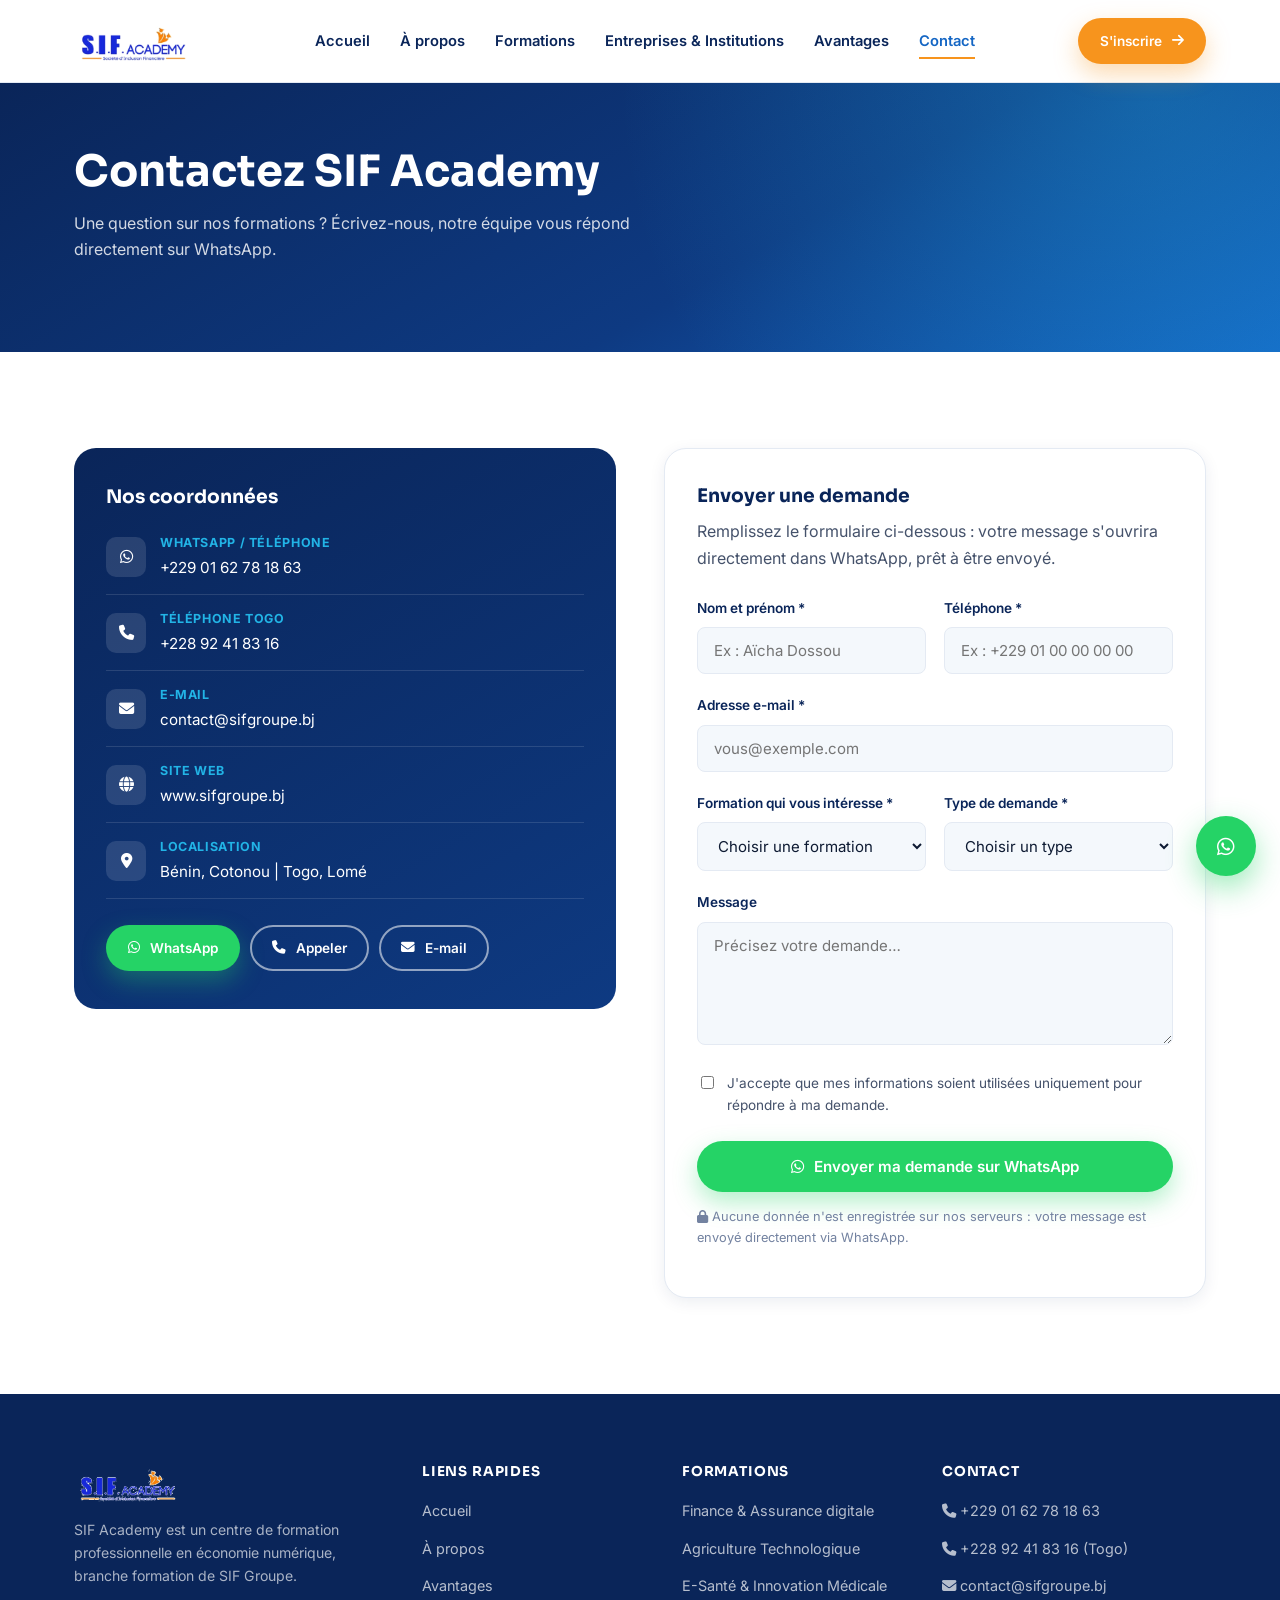
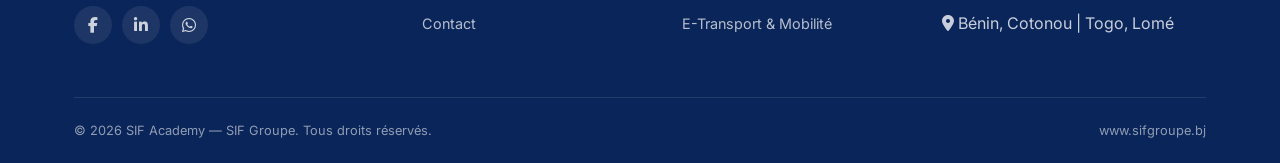
<file: pages/contact.html>
<!DOCTYPE html>
<html lang="fr">
<head>
<meta charset="UTF-8">
<meta name="viewport" content="width=device-width, initial-scale=1.0">
<title>Contact | SIF Academy</title>
<meta name="description" content="Contactez SIF Academy pour obtenir des informations sur nos formations. Formulaire direct vers WhatsApp, sans base de données ni collecte de vos informations.">
<link rel="icon" href="../assets/images/logo.png">
<link rel="preconnect" href="https://fonts.googleapis.com">
<link href="https://fonts.googleapis.com/css2?family=Sora:wght@400;600;700;800&family=Inter:wght@400;500;600;700&display=swap" rel="stylesheet">
<link rel="stylesheet" href="https://cdnjs.cloudflare.com/ajax/libs/font-awesome/6.5.1/css/all.min.css">
<link rel="stylesheet" href="../assets/css/style.css">
</head>
<body>

<header class="navbar">
  <div class="container">
    <a href="../index.html" class="brand"><img src="../assets/images/logo.png" alt="SIF Academy" style="height:42px;width:auto;"></a>
    <nav class="nav-links" id="nav-links">
      <a href="../index.html">Accueil</a>
      <a href="apropos.html">À propos</a>
      <a href="formations.html">Formations</a>
      <a href="entreprises.html">Entreprises &amp; Institutions</a>
      <a href="avantages.html">Avantages</a>
      <a href="contact.html" class="active">Contact</a>
    </nav>
    <div class="nav-cta">
      <a href="contact.html" class="btn btn-primary btn-sm"><span>S'inscrire</span> <i class="fa-solid fa-arrow-right"></i></a>
      <button class="nav-toggle" id="nav-toggle" aria-label="Menu"><span></span><span></span><span></span></button>
    </div>
  </div>
</header>

<section class="page-header">
  <div class="container">
    
    <h1>Contactez SIF Academy</h1>
    <p>Une question sur nos formations ? Écrivez-nous, notre équipe vous répond directement sur WhatsApp.</p>
  </div>
</section>

<section class="section">
  <div class="container contact-wrap">

    <!-- Coordonnées -->
    <div class="reveal">
      <div class="contact-info-card">
        <h3>Nos coordonnées</h3>
        <div class="contact-line">
          <span class="ico"><i class="fa-brands fa-whatsapp"></i></span>
          <div><strong>WhatsApp / Téléphone</strong><a href="tel:+22901627818163">+229 01 62 78 18 63</a></div>
        </div>
        <div class="contact-line">
          <span class="ico"><i class="fa-solid fa-phone"></i></span>
          <div><strong>Téléphone Togo</strong><a href="tel:+22892418316">+228 92 41 83 16</a></div>
        </div>
        <div class="contact-line">
          <span class="ico"><i class="fa-solid fa-envelope"></i></span>
          <div><strong>E-mail</strong><a href="mailto:contact@sifgroupe.bj">contact@sifgroupe.bj</a></div>
        </div>
        <div class="contact-line">
          <span class="ico"><i class="fa-solid fa-globe"></i></span>
          <div><strong>Site web</strong><a href="https://www.sifgroupe.bj" target="_blank">www.sifgroupe.bj</a></div>
        </div>
        <div class="contact-line">
          <span class="ico"><i class="fa-solid fa-location-dot"></i></span>
          <div><strong>Localisation</strong><span>Bénin, Cotonou | Togo, Lomé</span></div>
        </div>

        <div class="contact-quick">
          <a href="https://wa.me/2290162781863" target="_blank" class="btn btn-whatsapp btn-sm"><i class="fa-brands fa-whatsapp"></i> WhatsApp</a>
          <a href="tel:+22901627818163" class="btn btn-outline btn-sm"><i class="fa-solid fa-phone"></i> Appeler</a>
          <a href="mailto:contact@sifgroupe.bj" class="btn btn-outline btn-sm"><i class="fa-solid fa-envelope"></i> E-mail</a>
        </div>
      </div>
    </div>

    <!-- Formulaire -->
    <div class="reveal">
      <div class="form-card">
        <h3>Envoyer une demande</h3>
        <p style="margin-bottom:26px;">Remplissez le formulaire ci-dessous : votre message s'ouvrira directement dans WhatsApp, prêt à être envoyé.</p>

        <form id="contact-form" novalidate>
          <div class="field-row">
            <div class="field">
              <label for="nom">Nom et prénom *</label>
              <input type="text" id="nom" name="nom" placeholder="Ex : Aïcha Dossou" required>
            </div>
            <div class="field">
              <label for="telephone">Téléphone *</label>
              <input type="tel" id="telephone" name="telephone" placeholder="Ex : +229 01 00 00 00 00" required>
            </div>
          </div>

          <div class="field">
            <label for="email">Adresse e-mail *</label>
            <input type="email" id="email" name="email" placeholder="vous@exemple.com" required>
          </div>

          <div class="field-row">
            <div class="field">
              <label for="formation">Formation qui vous intéresse *</label>
              <select id="formation" name="formation" required>
                <option value="" disabled selected>Choisir une formation</option>
                <option value="Finance et Assurance digitale">Finance et Assurance digitale</option>
                <option value="Agriculture Technologique">Agriculture Technologique</option>
                <option value="E-Santé &amp; Innovation Médicale">E-Santé &amp; Innovation Médicale</option>
                <option value="E-Transport &amp; Mobilité Intelligente">E-Transport &amp; Mobilité Intelligente</option>
                <option value="Programme Entreprises / Institutions">Programme Entreprises / Institutions</option>
                <option value="Autre / Renseignement général">Autre / Renseignement général</option>
              </select>
            </div>
            <div class="field">
              <label for="type-demande">Type de demande *</label>
              <select id="type-demande" name="type-demande" required>
                <option value="" disabled selected>Choisir un type</option>
                <option value="Inscription">Inscription</option>
                <option value="Demande d'information">Demande d'information</option>
                <option value="Offre entreprise / institution">Offre entreprise / institution</option>
                <option value="Partenariat">Partenariat</option>
                <option value="Autre">Autre</option>
              </select>
            </div>
          </div>

          <div class="field">
            <label for="message">Message</label>
            <textarea id="message" name="message" rows="5" placeholder="Précisez votre demande…"></textarea>
          </div>

          <div class="checkbox-field">
            <input type="checkbox" id="consent" name="consent" required>
            <label for="consent">J'accepte que mes informations soient utilisées uniquement pour répondre à ma demande.</label>
          </div>

          <button type="submit" class="btn btn-whatsapp btn-block">
            <i class="fa-brands fa-whatsapp"></i> Envoyer ma demande sur WhatsApp
          </button>

          <p id="form-status" class="form-status"></p>
          <p class="form-note"><i class="fa-solid fa-lock"></i> Aucune donnée n'est enregistrée sur nos serveurs : votre message est envoyé directement via WhatsApp.</p>
        </form>
      </div>
    </div>

  </div>
</section>

<footer class="footer">
  <div class="container">
    <div class="footer-grid">
      <div class="footer-brand">
        <img src="../assets/images/logo.png" alt="SIF Academy" style="height:38px;width:auto;">
        <p class="desc">SIF Academy est un centre de formation professionnelle en économie numérique, branche formation de SIF Groupe.</p>
        <div class="footer-socials">
          <a href="https://www.facebook.com/sifgroupe" aria-label="Facebook"><i class="fa-brands fa-facebook-f"></i></a>
          <a href="https://www.linkedin.com/company/sifgroupe/" aria-label="LinkedIn"><i class="fa-brands fa-linkedin-in"></i></a>
          <a href="https://wa.me/2290162781863" target="_blank" aria-label="WhatsApp"><i class="fa-brands fa-whatsapp"></i></a>
        </div>
      </div>
      <div>
        <h4>Liens rapides</h4>
        <ul>
          <li><a href="../index.html">Accueil</a></li>
          <li><a href="apropos.html">À propos</a></li>
          <li><a href="avantages.html">Avantages</a></li>
          <li><a href="contact.html">Contact</a></li>
        </ul>
      </div>
      <div>
        <h4>Formations</h4>
        <ul>
          <li><a href="formations.html#finance">Finance &amp; Assurance digitale</a></li>
          <li><a href="formations.html#agriculture">Agriculture Technologique</a></li>
          <li><a href="formations.html#sante">E-Santé &amp; Innovation Médicale</a></li>
          <li><a href="formations.html#transport">E-Transport &amp; Mobilité</a></li>
        </ul>
      </div>
      <div>
        <h4>Contact</h4>
        <ul>
          <li><a href="tel:+22901627818163"><i class="fa-solid fa-phone"></i> +229 01 62 78 18 63</a></li>
          <li><a href="tel:+22892418316"><i class="fa-solid fa-phone"></i> +228 92 41 83 16 (Togo)</a></li>
          <li><a href="mailto:contact@sifgroupe.bj"><i class="fa-solid fa-envelope"></i> contact@sifgroupe.bj</a></li>
          <li><i class="fa-solid fa-location-dot"></i> Bénin, Cotonou | Togo, Lomé</li>
        </ul>
      </div>
    </div>
    <div class="footer-bottom">
      <span>&copy; 2026 SIF Academy — SIF Groupe. Tous droits réservés.</span>
      <span>www.sifgroupe.bj</span>
    </div>
  </div>
</footer>

<a href="https://wa.me/2290162781863" target="_blank" class="wa-float" aria-label="Contacter SIF Academy sur WhatsApp">
  <i class="fa-brands fa-whatsapp fa-lg"></i>
</a>

<script src="../assets/js/script.js"></script>
</body>
</html>
</file>
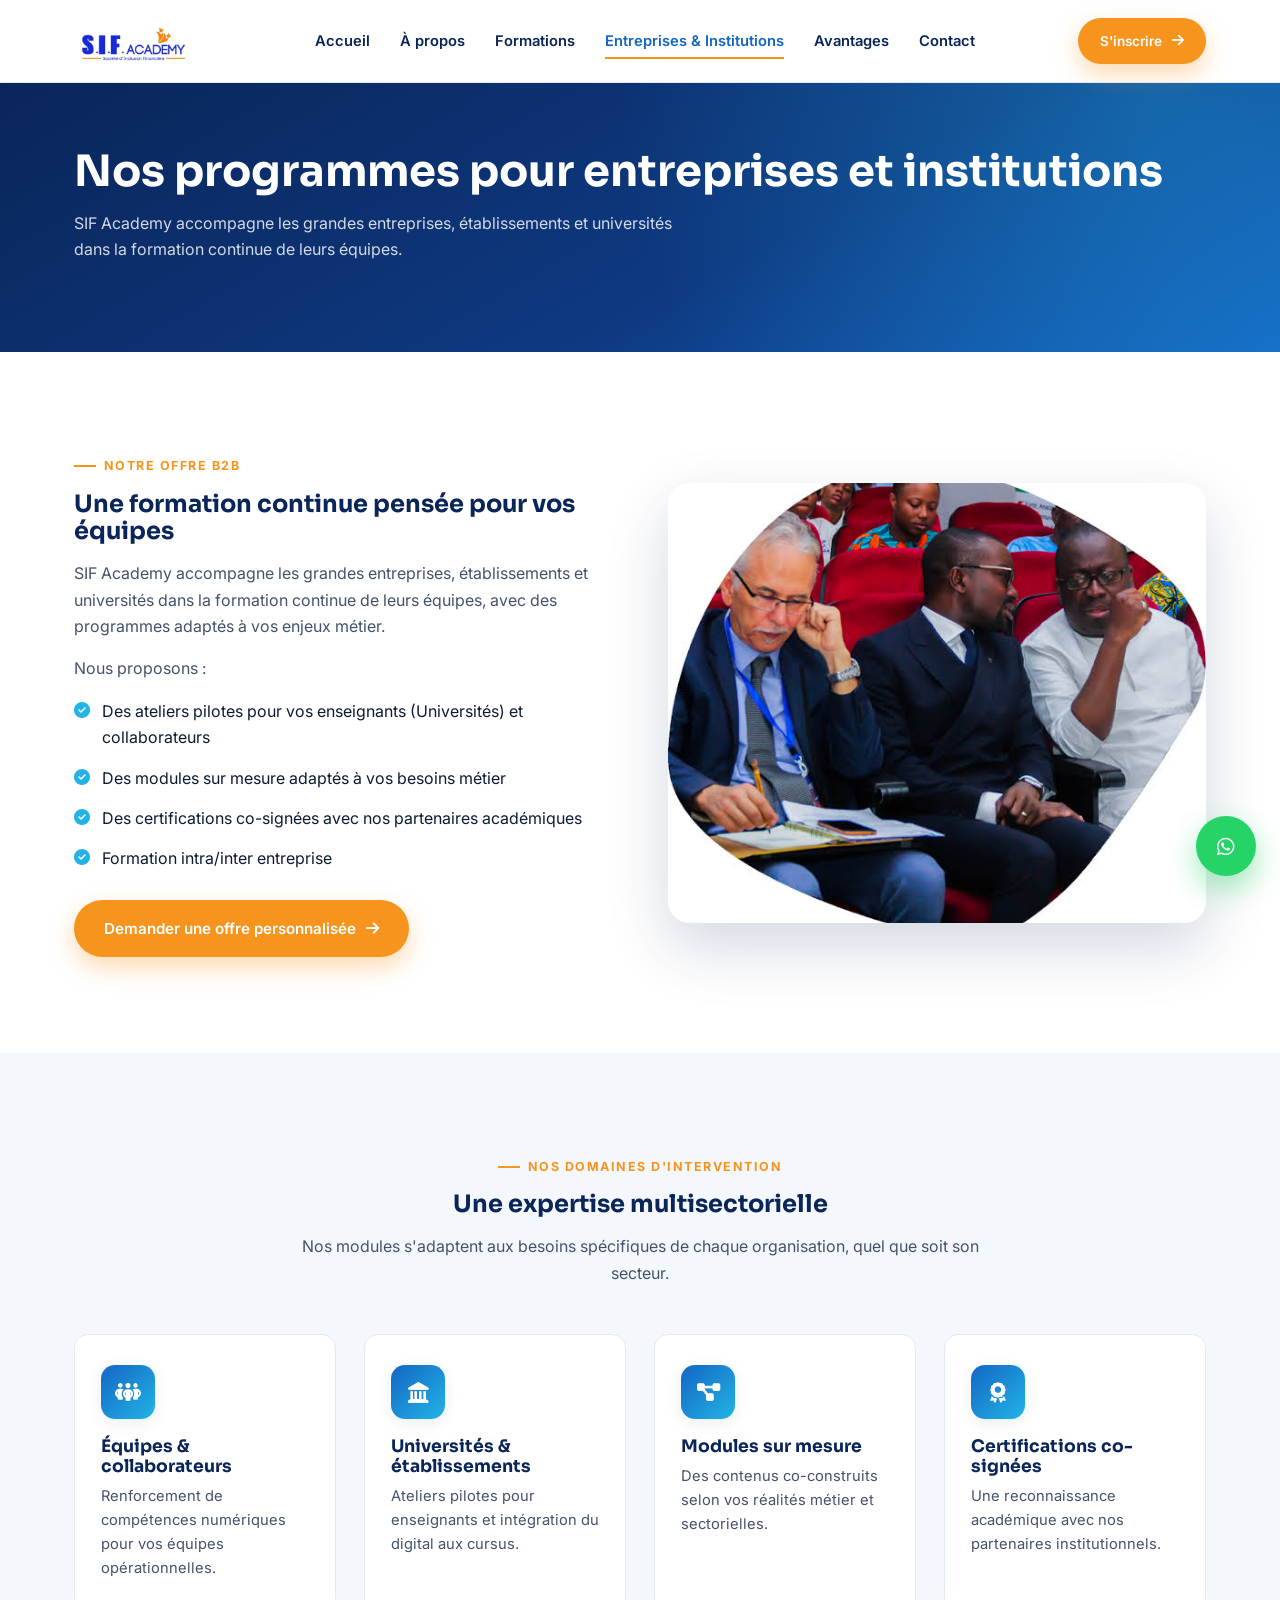
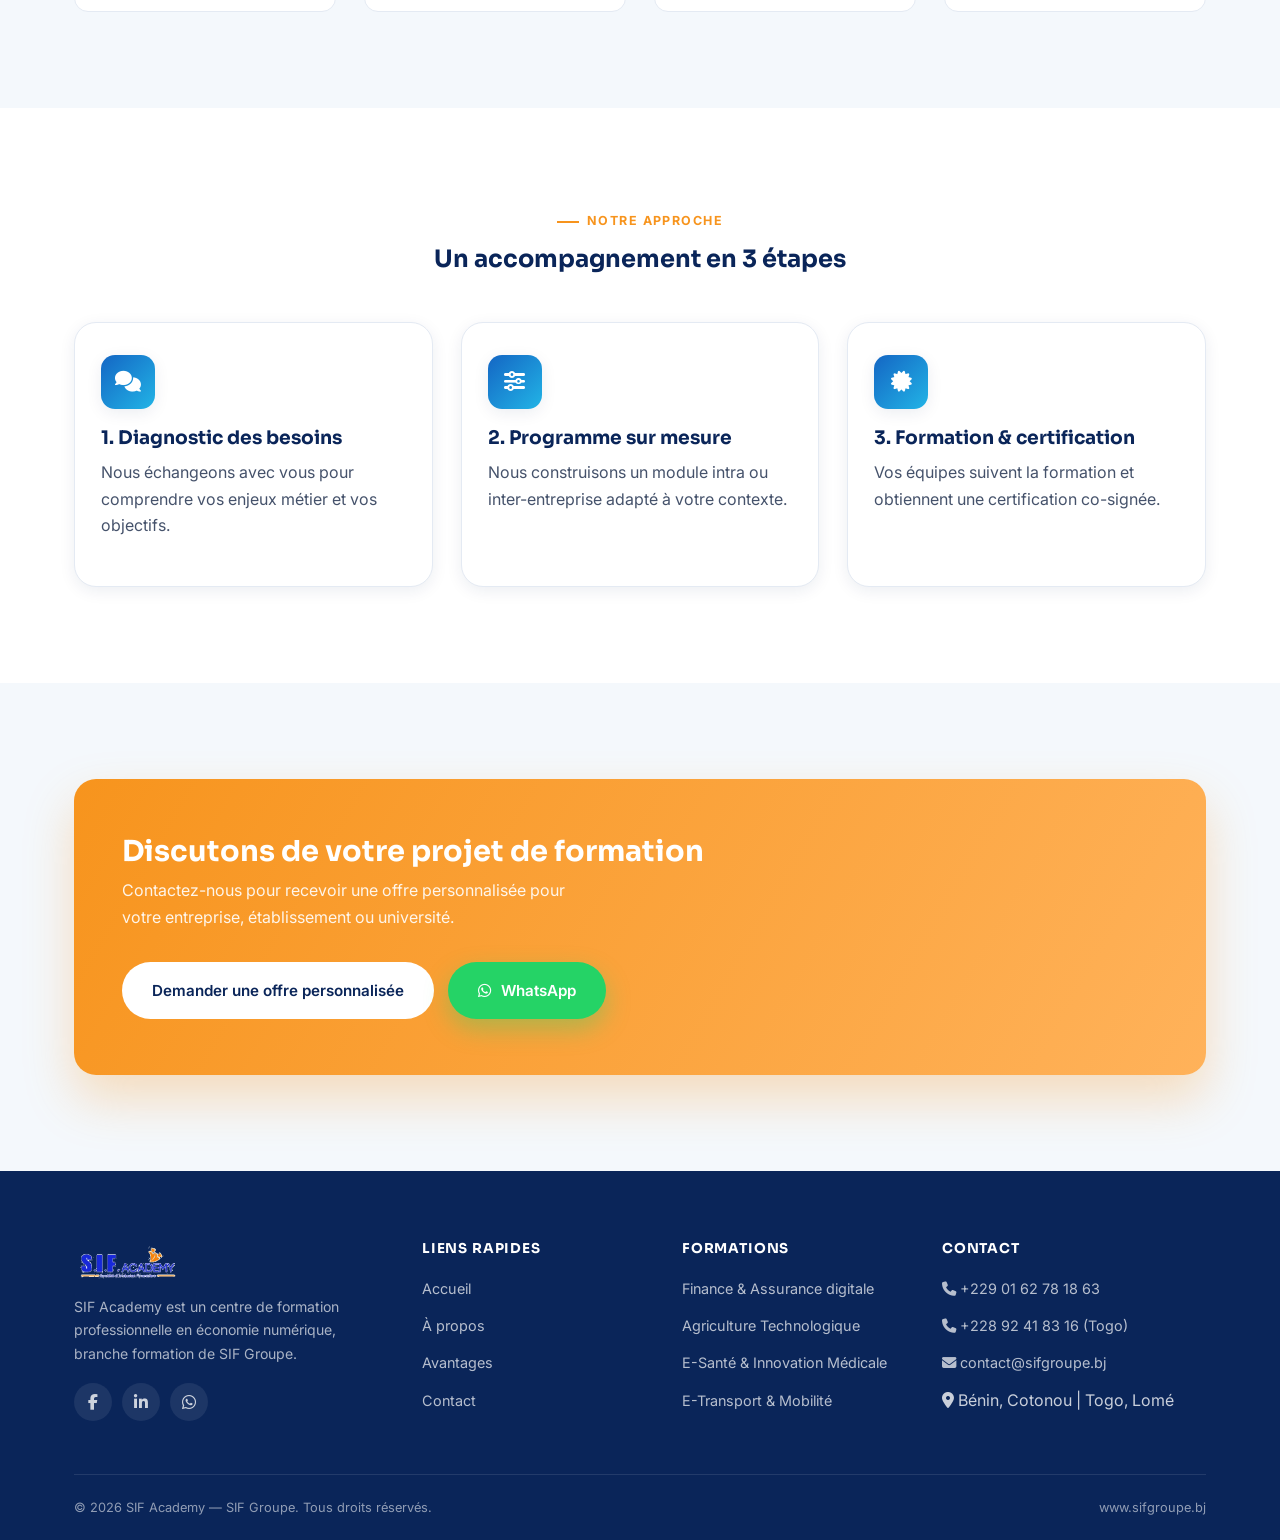
<file: pages/entreprises.html>
<!DOCTYPE html>
<html lang="fr">
<head>
<meta charset="UTF-8">
<meta name="viewport" content="width=device-width, initial-scale=1.0">
<title>Entreprises &amp; Institutions | SIF Academy</title>
<meta name="description" content="SIF Academy accompagne les entreprises, établissements et universités dans la formation continue de leurs équipes : ateliers pilotes, modules sur mesure, certifications co-signées.">
<link rel="icon" href="../assets/images/logo.png">
<link rel="preconnect" href="https://fonts.googleapis.com">
<link href="https://fonts.googleapis.com/css2?family=Sora:wght@400;600;700;800&family=Inter:wght@400;500;600;700&display=swap" rel="stylesheet">
<link rel="stylesheet" href="https://cdnjs.cloudflare.com/ajax/libs/font-awesome/6.5.1/css/all.min.css">
<link rel="stylesheet" href="../assets/css/style.css">
</head>
<body>

<header class="navbar">
  <div class="container">
    <a href="../index.html" class="brand"><img src="../assets/images/logo.png" alt="SIF Academy" style="height:42px;width:auto;"></a>
    <nav class="nav-links" id="nav-links">
      <a href="../index.html">Accueil</a>
      <a href="apropos.html">À propos</a>
      <a href="formations.html">Formations</a>
      <a href="entreprises.html" class="active">Entreprises &amp; Institutions</a>
      <a href="avantages.html">Avantages</a>
      <a href="contact.html">Contact</a>
    </nav>
    <div class="nav-cta">
      <a href="contact.html" class="btn btn-primary btn-sm"><span>S'inscrire</span> <i class="fa-solid fa-arrow-right"></i></a>
      <button class="nav-toggle" id="nav-toggle" aria-label="Menu"><span></span><span></span><span></span></button>
    </div>
  </div>
</header>

<section class="page-header">
  <div class="container">
    
    <h1>Nos programmes pour entreprises et institutions</h1>
    <p>SIF Academy accompagne les grandes entreprises, établissements et universités dans la formation continue de leurs équipes.</p>
  </div>
</section>

<section class="section">
  <div class="container" style="display:grid; grid-template-columns:1fr 1fr; gap:56px; align-items:center;">
    <div class="reveal">
      <span class="eyebrow">Notre offre B2B</span>
      <h2>Une formation continue pensée pour vos équipes</h2>
      <p>SIF Academy accompagne les grandes entreprises, établissements et universités dans la formation continue de leurs équipes, avec des programmes adaptés à vos enjeux métier.</p>
      <p>Nous proposons :</p>
      <ul style="margin:0 0 28px; display:flex; flex-direction:column; gap:14px;">
        <li style="display:flex; gap:12px;"><i class="fa-solid fa-circle-check" style="color:var(--cyan); margin-top:4px;"></i> Des ateliers pilotes pour vos enseignants (Universités) et collaborateurs</li>
        <li style="display:flex; gap:12px;"><i class="fa-solid fa-circle-check" style="color:var(--cyan); margin-top:4px;"></i> Des modules sur mesure adaptés à vos besoins métier</li>
        <li style="display:flex; gap:12px;"><i class="fa-solid fa-circle-check" style="color:var(--cyan); margin-top:4px;"></i> Des certifications co-signées avec nos partenaires académiques</li>
        <li style="display:flex; gap:12px;"><i class="fa-solid fa-circle-check" style="color:var(--cyan); margin-top:4px;"></i> Formation intra/inter entreprise</li>
      </ul>
      <a href="contact.html?formation=Programme%20Entreprises%20%2F%20Institutions" class="btn btn-primary">Demander une offre personnalisée <i class="fa-solid fa-arrow-right"></i></a>
    </div>
    <div class="reveal">
      <img src="../assets/images/popopo.jpg" alt="Digitalisation des entreprises avec SIF Academy" style="border-radius:var(--radius-lg); box-shadow:var(--shadow-lg); width:100%; height:440px; object-fit:cover;">
    </div>
  </div>
</section>

<section class="section section-soft">
  <div class="container">
    <div class="section-head center reveal">
      <span class="eyebrow" style="justify-content:center;">Nos domaines d'intervention</span>
      <h2>Une expertise multisectorielle</h2>
      <p>Nos modules s'adaptent aux besoins spécifiques de chaque organisation, quel que soit son secteur.</p>
    </div>
    <div class="grid grid-4">
      <div class="feature-card reveal">
        <div class="icon-tile"><i class="fa-solid fa-people-group"></i></div>
        <h3>Équipes &amp; collaborateurs</h3>
        <p>Renforcement de compétences numériques pour vos équipes opérationnelles.</p>
      </div>
      <div class="feature-card reveal">
        <div class="icon-tile"><i class="fa-solid fa-landmark"></i></div>
        <h3>Universités &amp; établissements</h3>
        <p>Ateliers pilotes pour enseignants et intégration du digital aux cursus.</p>
      </div>
      <div class="feature-card reveal">
        <div class="icon-tile"><i class="fa-solid fa-diagram-project"></i></div>
        <h3>Modules sur mesure</h3>
        <p>Des contenus co-construits selon vos réalités métier et sectorielles.</p>
      </div>
      <div class="feature-card reveal">
        <div class="icon-tile"><i class="fa-solid fa-award"></i></div>
        <h3>Certifications co-signées</h3>
        <p>Une reconnaissance académique avec nos partenaires institutionnels.</p>
      </div>
    </div>
  </div>
</section>

<section class="section">
  <div class="container">
    <div class="section-head center reveal">
      <span class="eyebrow" style="justify-content:center;">Notre approche</span>
      <h2>Un accompagnement en 3 étapes</h2>
    </div>
    <div class="grid grid-3">
      <div class="advantage-card reveal">
        <div class="icon-tile"><i class="fa-solid fa-comments"></i></div>
        <h3>1. Diagnostic des besoins</h3>
        <p>Nous échangeons avec vous pour comprendre vos enjeux métier et vos objectifs.</p>
      </div>
      <div class="advantage-card reveal">
        <div class="icon-tile"><i class="fa-solid fa-sliders"></i></div>
        <h3>2. Programme sur mesure</h3>
        <p>Nous construisons un module intra ou inter-entreprise adapté à votre contexte.</p>
      </div>
      <div class="advantage-card reveal">
        <div class="icon-tile"><i class="fa-solid fa-certificate"></i></div>
        <h3>3. Formation &amp; certification</h3>
        <p>Vos équipes suivent la formation et obtiennent une certification co-signée.</p>
      </div>
    </div>
  </div>
</section>

<section class="section section-soft">
  <div class="container">
    <div class="cta-banner reveal">
      <div>
        <h2>Discutons de votre projet de formation</h2>
        <p>Contactez-nous pour recevoir une offre personnalisée pour votre entreprise, établissement ou université.</p>
      </div>
      <div class="cta-actions">
        <a href="contact.html?formation=Programme%20Entreprises%20%2F%20Institutions" class="btn btn-white">Demander une offre personnalisée</a>
        <a href="https://wa.me/2290162781863" target="_blank" class="btn btn-whatsapp"><i class="fa-brands fa-whatsapp"></i> WhatsApp</a>
      </div>
    </div>
  </div>
</section>

<footer class="footer">
  <div class="container">
    <div class="footer-grid">
      <div class="footer-brand">
        <img src="../assets/images/logo.png" alt="SIF Academy" style="height:38px;width:auto;">
        <p class="desc">SIF Academy est un centre de formation professionnelle en économie numérique, branche formation de SIF Groupe.</p>
        <div class="footer-socials">
          <a href="https://www.facebook.com/sifgroupe" aria-label="Facebook"><i class="fa-brands fa-facebook-f"></i></a>
          <a href="https://www.linkedin.com/company/sifgroupe/" aria-label="LinkedIn"><i class="fa-brands fa-linkedin-in"></i></a>
          <a href="https://wa.me/2290162781863" target="_blank" aria-label="WhatsApp"><i class="fa-brands fa-whatsapp"></i></a>
        </div>
      </div>
      <div>
        <h4>Liens rapides</h4>
        <ul>
          <li><a href="../index.html">Accueil</a></li>
          <li><a href="apropos.html">À propos</a></li>
          <li><a href="avantages.html">Avantages</a></li>
          <li><a href="contact.html">Contact</a></li>
        </ul>
      </div>
      <div>
        <h4>Formations</h4>
        <ul>
          <li><a href="formations.html#finance">Finance &amp; Assurance digitale</a></li>
          <li><a href="formations.html#agriculture">Agriculture Technologique</a></li>
          <li><a href="formations.html#sante">E-Santé &amp; Innovation Médicale</a></li>
          <li><a href="formations.html#transport">E-Transport &amp; Mobilité</a></li>
        </ul>
      </div>
      <div>
        <h4>Contact</h4>
        <ul>
          <li><a href="tel:+22901627818163"><i class="fa-solid fa-phone"></i> +229 01 62 78 18 63</a></li>
          <li><a href="tel:+22892418316"><i class="fa-solid fa-phone"></i> +228 92 41 83 16 (Togo)</a></li>
          <li><a href="mailto:contact@sifgroupe.bj"><i class="fa-solid fa-envelope"></i> contact@sifgroupe.bj</a></li>
          <li><i class="fa-solid fa-location-dot"></i> Bénin, Cotonou | Togo, Lomé</li>
        </ul>
      </div>
    </div>
    <div class="footer-bottom">
      <span>&copy; 2026 SIF Academy — SIF Groupe. Tous droits réservés.</span>
      <span>www.sifgroupe.bj</span>
    </div>
  </div>
</footer>

<a href="https://wa.me/2290162781863" target="_blank" class="wa-float" aria-label="Contacter SIF Academy sur WhatsApp">
  <i class="fa-brands fa-whatsapp fa-lg"></i>
</a>

<script src="../assets/js/script.js"></script>
</body>
</html>
</file>
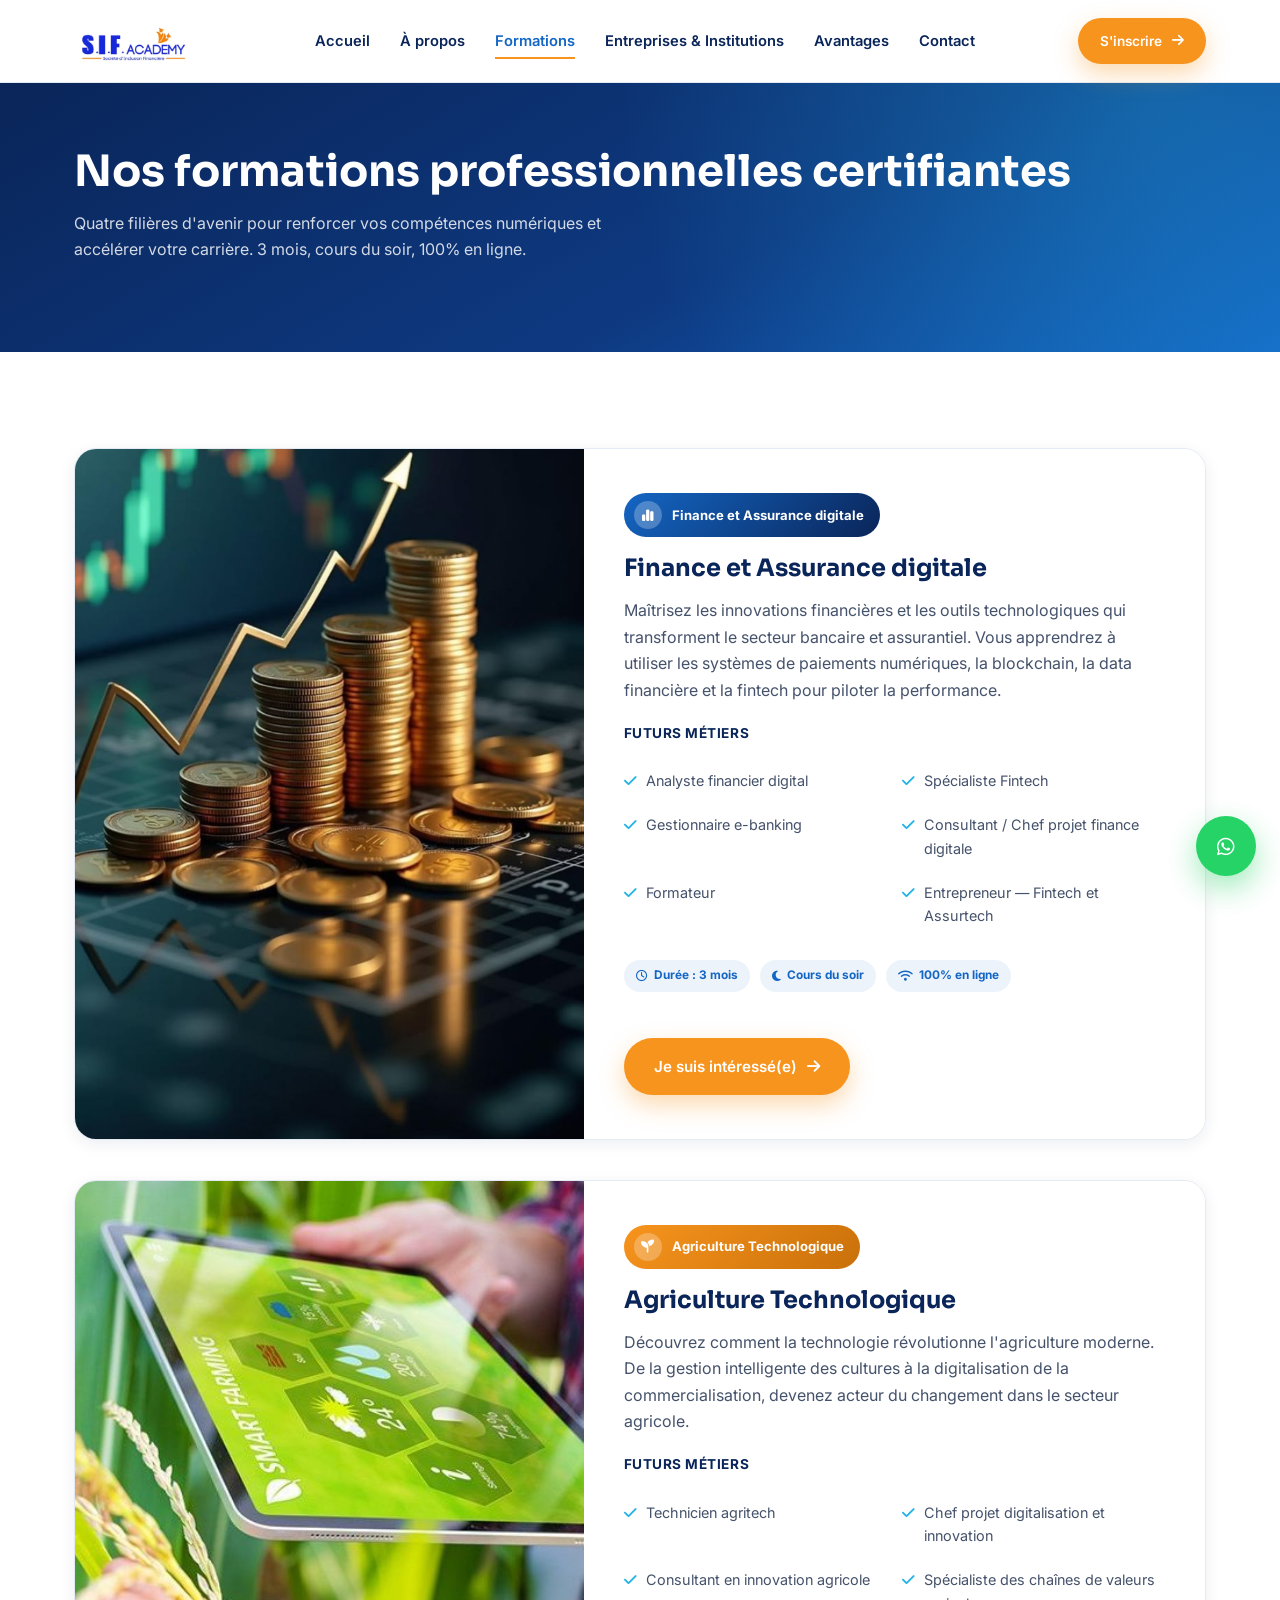
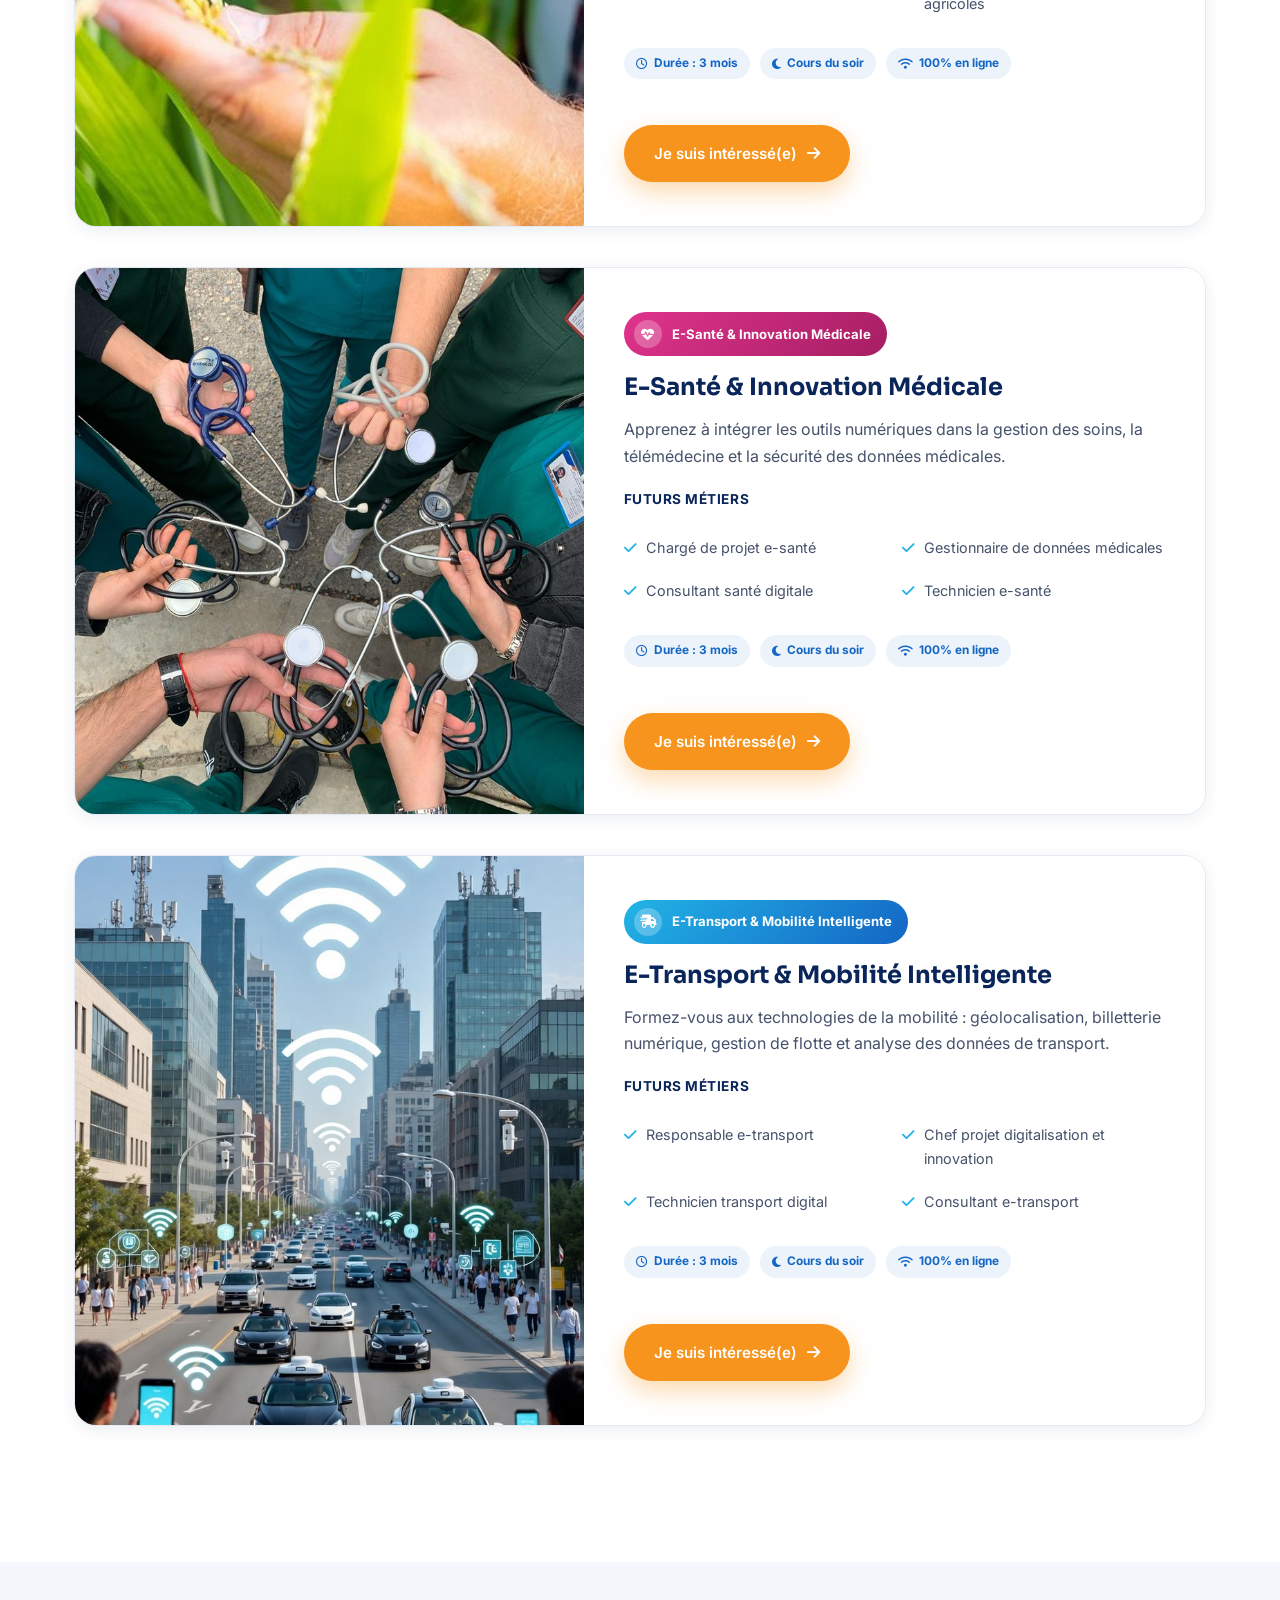
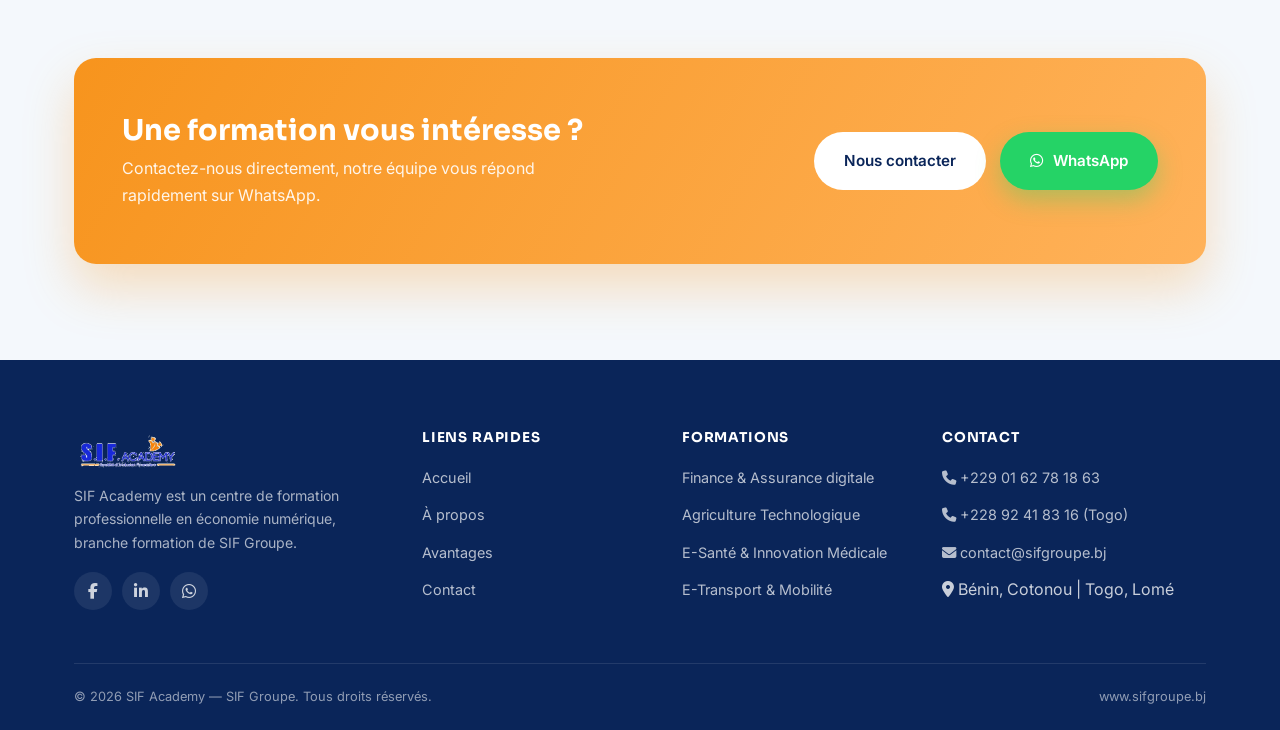
<file: pages/formations.html>
<!DOCTYPE html>
<html lang="fr">
<head>
<meta charset="UTF-8">
<meta name="viewport" content="width=device-width, initial-scale=1.0">
<title>Formations | SIF Academy</title>
<meta name="description" content="Découvrez les 4 formations certifiantes de SIF Academy : Finance et Assurance digitale, Agriculture Technologique, E-Santé, E-Transport. 3 mois, cours du soir, 100% en ligne.">
<link rel="icon" href="../assets/images/logo.png">
<link rel="preconnect" href="https://fonts.googleapis.com">
<link href="https://fonts.googleapis.com/css2?family=Sora:wght@400;600;700;800&family=Inter:wght@400;500;600;700&display=swap" rel="stylesheet">
<link rel="stylesheet" href="https://cdnjs.cloudflare.com/ajax/libs/font-awesome/6.5.1/css/all.min.css">
<link rel="stylesheet" href="../assets/css/style.css">
<style>
  .formation-full{
    display:grid; grid-template-columns:.9fr 1.1fr; gap:0;
    border-radius:var(--radius-lg); overflow:hidden; border:1px solid var(--gray-200);
    box-shadow:var(--shadow-sm); margin-bottom:40px; scroll-margin-top:110px;
  }
  .formation-full-media{ position:relative; min-height:340px; }
  .formation-full-media img{ width:100%; height:100%; object-fit:cover; position:absolute; inset:0; }
  .formation-full-body{ padding:44px 40px; background:var(--white); }
  .formation-full-tag{
    display:inline-flex; align-items:center; gap:10px; padding:8px 16px 8px 10px;
    border-radius:100px; color:#fff; font-weight:700; font-size:.82rem; margin-bottom:18px;
  }
  .formation-full-tag .ico{ width:28px;height:28px;border-radius:50%; background:rgba(255,255,255,.25); display:flex;align-items:center;justify-content:center; }
  .outcomes-grid{ display:grid; grid-template-columns:1fr 1fr; gap:8px 16px; margin:18px 0 26px; }
  .outcomes-grid li{ font-size:.9rem; color:var(--gray-700); padding:6px 0 6px 22px; position:relative; }
  .outcomes-grid li::before{ content:"\f00c"; font-family:"Font Awesome 6 Free"; font-weight:900; color:var(--cyan); position:absolute; left:0; }
  @media (max-width:900px){ .formation-full{ grid-template-columns:1fr; } .formation-full-media{ min-height:220px; } .formation-full-body{ padding:32px 24px;} .outcomes-grid{ grid-template-columns:1fr; } }
</style>
</head>
<body>

<header class="navbar">
  <div class="container">
    <a href="../index.html" class="brand"><img src="../assets/images/logo.png" alt="SIF Academy" style="height:42px;width:auto;"></a>
    <nav class="nav-links" id="nav-links">
      <a href="../index.html">Accueil</a>
      <a href="apropos.html">À propos</a>
      <a href="formations.html" class="active">Formations</a>
      <a href="entreprises.html">Entreprises &amp; Institutions</a>
      <a href="avantages.html">Avantages</a>
      <a href="contact.html">Contact</a>
    </nav>
    <div class="nav-cta">
      <a href="contact.html" class="btn btn-primary btn-sm"><span>S'inscrire</span> <i class="fa-solid fa-arrow-right"></i></a>
      <button class="nav-toggle" id="nav-toggle" aria-label="Menu"><span></span><span></span><span></span></button>
    </div>
  </div>
</header>

<section class="page-header">
  <div class="container">
    
    <h1>Nos formations professionnelles certifiantes</h1>
    <p>Quatre filières d'avenir pour renforcer vos compétences numériques et accélérer votre carrière. 3 mois, cours du soir, 100% en ligne.</p>
  </div>
</section>

<section class="section">
  <div class="container">

    <article id="finance" class="formation-full reveal">
      <div class="formation-full-media"><img src="../assets/images/assurance.jpg" alt="Finance et Assurance digitale"></div>
      <div class="formation-full-body">
        <span class="formation-full-tag c-finance"><span class="ico"><i class="fa-solid fa-chart-simple"></i></span>Finance et Assurance digitale</span>
        <h2>Finance et Assurance digitale</h2>
        <p>Maîtrisez les innovations financières et les outils technologiques qui transforment le secteur bancaire et assurantiel. Vous apprendrez à utiliser les systèmes de paiements numériques, la blockchain, la data financière et la fintech pour piloter la performance.</p>
        <strong style="color:var(--navy); font-size:.85rem; text-transform:uppercase; letter-spacing:.04em;">Futurs métiers</strong>
        <ul class="outcomes-grid">
          <li>Analyste financier digital</li>
          <li>Spécialiste Fintech</li>
          <li>Gestionnaire e-banking</li>
          <li>Consultant / Chef projet finance digitale</li>
          <li>Formateur</li>
          <li>Entrepreneur — Fintech et Assurtech</li>
        </ul>
        <div class="formation-meta">
          <span><i class="fa-regular fa-clock"></i> Durée : 3 mois</span>
          <span><i class="fa-solid fa-moon"></i> Cours du soir</span>
          <span><i class="fa-solid fa-wifi"></i> 100% en ligne</span>
        </div>
        <a href="contact.html?formation=Finance%20et%20Assurance%20digitale" class="btn btn-primary" style="margin-top:26px;">Je suis intéressé(e) <i class="fa-solid fa-arrow-right"></i></a>
      </div>
    </article>

    <article id="agriculture" class="formation-full reveal">
      <div class="formation-full-media"><img src="../assets/images/agriculture.jpg" alt="Agriculture Technologique"></div>
      <div class="formation-full-body">
        <span class="formation-full-tag c-agri"><span class="ico"><i class="fa-solid fa-seedling"></i></span>Agriculture Technologique</span>
        <h2>Agriculture Technologique</h2>
        <p>Découvrez comment la technologie révolutionne l'agriculture moderne. De la gestion intelligente des cultures à la digitalisation de la commercialisation, devenez acteur du changement dans le secteur agricole.</p>
        <strong style="color:var(--navy); font-size:.85rem; text-transform:uppercase; letter-spacing:.04em;">Futurs métiers</strong>
        <ul class="outcomes-grid">
          <li>Technicien agritech</li>
          <li>Chef projet digitalisation et innovation</li>
          <li>Consultant en innovation agricole</li>
          <li>Spécialiste des chaînes de valeurs agricoles</li>
        </ul>
        <div class="formation-meta">
          <span><i class="fa-regular fa-clock"></i> Durée : 3 mois</span>
          <span><i class="fa-solid fa-moon"></i> Cours du soir</span>
          <span><i class="fa-solid fa-wifi"></i> 100% en ligne</span>
        </div>
        <a href="contact.html?formation=Agriculture%20Technologique" class="btn btn-primary" style="margin-top:26px;">Je suis intéressé(e) <i class="fa-solid fa-arrow-right"></i></a>
      </div>
    </article>

    <article id="sante" class="formation-full reveal">
      <div class="formation-full-media"><img src="../assets/images/santé.jpg" alt="E-Santé & Innovation Médicale"></div>
      <div class="formation-full-body">
        <span class="formation-full-tag c-sante"><span class="ico"><i class="fa-solid fa-heart-pulse"></i></span>E-Santé &amp; Innovation Médicale</span>
        <h2>E-Santé &amp; Innovation Médicale</h2>
        <p>Apprenez à intégrer les outils numériques dans la gestion des soins, la télémédecine et la sécurité des données médicales.</p>
        <strong style="color:var(--navy); font-size:.85rem; text-transform:uppercase; letter-spacing:.04em;">Futurs métiers</strong>
        <ul class="outcomes-grid">
          <li>Chargé de projet e-santé</li>
          <li>Gestionnaire de données médicales</li>
          <li>Consultant santé digitale</li>
          <li>Technicien e-santé</li>
        </ul>
        <div class="formation-meta">
          <span><i class="fa-regular fa-clock"></i> Durée : 3 mois</span>
          <span><i class="fa-solid fa-moon"></i> Cours du soir</span>
          <span><i class="fa-solid fa-wifi"></i> 100% en ligne</span>
        </div>
        <a href="contact.html?formation=E-Sant%C3%A9%20%26%20Innovation%20M%C3%A9dicale" class="btn btn-primary" style="margin-top:26px;">Je suis intéressé(e) <i class="fa-solid fa-arrow-right"></i></a>
      </div>
    </article>

    <article id="transport" class="formation-full reveal">
      <div class="formation-full-media"><img src="../assets/images/5g success.jpg" alt="E-Transport & Mobilité Intelligente"></div>
      <div class="formation-full-body">
        <span class="formation-full-tag c-transport"><span class="ico"><i class="fa-solid fa-truck-fast"></i></span>E-Transport &amp; Mobilité Intelligente</span>
        <h2>E-Transport &amp; Mobilité Intelligente</h2>
        <p>Formez-vous aux technologies de la mobilité : géolocalisation, billetterie numérique, gestion de flotte et analyse des données de transport.</p>
        <strong style="color:var(--navy); font-size:.85rem; text-transform:uppercase; letter-spacing:.04em;">Futurs métiers</strong>
        <ul class="outcomes-grid">
          <li>Responsable e-transport</li>
          <li>Chef projet digitalisation et innovation</li>
          <li>Technicien transport digital</li>
          <li>Consultant e-transport</li>
        </ul>
        <div class="formation-meta">
          <span><i class="fa-regular fa-clock"></i> Durée : 3 mois</span>
          <span><i class="fa-solid fa-moon"></i> Cours du soir</span>
          <span><i class="fa-solid fa-wifi"></i> 100% en ligne</span>
        </div>
        <a href="contact.html?formation=E-Transport%20%26%20Mobilit%C3%A9%20Intelligente" class="btn btn-primary" style="margin-top:26px;">Je suis intéressé(e) <i class="fa-solid fa-arrow-right"></i></a>
      </div>
    </article>

  </div>
</section>

<section class="section section-soft">
  <div class="container">
    <div class="cta-banner reveal">
      <div>
        <h2>Une formation vous intéresse ?</h2>
        <p>Contactez-nous directement, notre équipe vous répond rapidement sur WhatsApp.</p>
      </div>
      <div class="cta-actions">
        <a href="contact.html" class="btn btn-white">Nous contacter</a>
        <a href="https://wa.me/2290162781863" target="_blank" class="btn btn-whatsapp"><i class="fa-brands fa-whatsapp"></i> WhatsApp</a>
      </div>
    </div>
  </div>
</section>

<footer class="footer">
  <div class="container">
    <div class="footer-grid">
      <div class="footer-brand">
        <img src="../assets/images/logo.png" alt="SIF Academy" style="height:38px;width:auto;">
        <p class="desc">SIF Academy est un centre de formation professionnelle en économie numérique, branche formation de SIF Groupe.</p>
        <div class="footer-socials">
          <a href="https://www.facebook.com/sifgroupe" aria-label="Facebook"><i class="fa-brands fa-facebook-f"></i></a>
          <a href="https://www.linkedin.com/company/sifgroupe/" aria-label="LinkedIn"><i class="fa-brands fa-linkedin-in"></i></a>
          <a href="https://wa.me/2290162781863" target="_blank" aria-label="WhatsApp"><i class="fa-brands fa-whatsapp"></i></a>
        </div>
      </div>
      <div>
        <h4>Liens rapides</h4>
        <ul>
          <li><a href="../index.html">Accueil</a></li>
          <li><a href="apropos.html">À propos</a></li>
          <li><a href="avantages.html">Avantages</a></li>
          <li><a href="contact.html">Contact</a></li>
        </ul>
      </div>
      <div>
        <h4>Formations</h4>
        <ul>
          <li><a href="formations.html#finance">Finance &amp; Assurance digitale</a></li>
          <li><a href="formations.html#agriculture">Agriculture Technologique</a></li>
          <li><a href="formations.html#sante">E-Santé &amp; Innovation Médicale</a></li>
          <li><a href="formations.html#transport">E-Transport &amp; Mobilité</a></li>
        </ul>
      </div>
      <div>
        <h4>Contact</h4>
        <ul>
          <li><a href="tel:+22901627818163"><i class="fa-solid fa-phone"></i> +229 01 62 78 18 63</a></li>
          <li><a href="tel:+22892418316"><i class="fa-solid fa-phone"></i> +228 92 41 83 16 (Togo)</a></li>
          <li><a href="mailto:contact@sifgroupe.bj"><i class="fa-solid fa-envelope"></i> contact@sifgroupe.bj</a></li>
          <li><i class="fa-solid fa-location-dot"></i> Bénin, Cotonou | Togo, Lomé</li>
        </ul>
      </div>
    </div>
    <div class="footer-bottom">
      <span>&copy; 2026 SIF Academy — SIF Groupe. Tous droits réservés.</span>
      <span>www.sifgroupe.bj</span>
    </div>
  </div>
</footer>

<a href="https://wa.me/2290162781863" target="_blank" class="wa-float" aria-label="Contacter SIF Academy sur WhatsApp">
  <i class="fa-brands fa-whatsapp fa-lg"></i>
</a>

<script src="../assets/js/script.js"></script>
</body>
</html>
</file>
<file: assets/css/style.css>
/* =========================================================
   SIF ACADEMY — FEUILLE DE STYLE PRINCIPALE
   Responsive : ordinateur / tablette / mobile
   ========================================================= */

:root {
  --navy: #0A2559;
  --navy-2: #0E3A82;
  --blue: #1466C4;
  --cyan: #22B4E6;
  --orange: #F7941D;
  --orange-2: #FFB25A;
  --white: #FFFFFF;
  --ink: #0E1B33;
  --gray-700: #45526B;
  --gray-500: #7382A0;
  --gray-200: #E4EAF3;
  --bg-soft: #F4F8FC;

  --radius-lg: 22px;
  --radius-md: 14px;
  --radius-sm: 8px;

  --shadow-sm: 0 4px 16px rgba(10, 37, 89, 0.08);
  --shadow-md: 0 12px 32px rgba(10, 37, 89, 0.12);
  --shadow-lg: 0 24px 60px rgba(10, 37, 89, 0.18);

  --font-display: "Sora", "Poppins", sans-serif;
  --font-body: "Inter", sans-serif;

  --container: 1180px;
}

/* =========================================================
   RESET
   ========================================================= */

*,
*::before,
*::after {
  box-sizing: border-box;
}

html {
  scroll-behavior: smooth;
  overflow-x: hidden;
}

body {
  margin: 0;
  font-family: var(--font-body);
  color: var(--ink);
  background: var(--white);
  line-height: 1.65;
  -webkit-font-smoothing: antialiased;
  overflow-x: hidden;
}

h1,
h2,
h3,
h4 {
  font-family: var(--font-display);
  color: var(--navy);
  line-height: 1.15;
  margin: 0 0 0.6em;
  font-weight: 700;
}

p {
  margin: 0 0 1em;
  color: var(--gray-700);
}

a {
  color: inherit;
  text-decoration: none;
}

img {
  max-width: 100%;
  display: block;
}

button,
input,
select,
textarea {
  font-family: inherit;
}

button {
  cursor: pointer;
}

ul {
  margin: 0;
  padding: 0;
  list-style: none;
}

/* =========================================================
   CONTAINER
   ========================================================= */

.container {
  width: 100%;
  max-width: var(--container);
  margin: 0 auto;
  padding: 0 24px;
}

/* =========================================================
   TEXTES
   ========================================================= */

.eyebrow {
  display: inline-flex;
  align-items: center;
  gap: 8px;
  font-size: 0.78rem;
  font-weight: 700;
  letter-spacing: 0.12em;
  text-transform: uppercase;
  color: var(--orange);
  margin-bottom: 14px;
}

.eyebrow::before {
  content: "";
  width: 22px;
  height: 2px;
  background: var(--orange);
  display: inline-block;
}

.section {
  padding: 96px 0;
}

.section-tight {
  padding: 64px 0;
}

.section-soft {
  background: var(--bg-soft);
}

.section-navy {
  background: linear-gradient(
    150deg,
    var(--navy) 0%,
    var(--navy-2) 60%,
    var(--blue) 100%
  );
  color: var(--white);
}

.section-navy h2,
.section-navy h3 {
  color: var(--white);
}

.section-navy p {
  color: rgba(255, 255, 255, 0.82);
}

.section-head {
  max-width: 680px;
  margin-bottom: 48px;
}

.section-head.center {
  margin-left: auto;
  margin-right: auto;
  text-align: center;
}

/* =========================================================
   BOUTONS
   ========================================================= */

.btn {
  display: inline-flex;
  align-items: center;
  justify-content: center;
  gap: 10px;
  padding: 14px 28px;
  border-radius: 100px;
  font-weight: 600;
  font-size: 0.95rem;
  border: 2px solid transparent;
  transition:
    transform 0.25s ease,
    box-shadow 0.25s ease,
    background 0.25s ease,
    color 0.25s ease,
    border-color 0.25s ease;
  white-space: nowrap;
}

.btn-primary {
  background: var(--orange);
  color: var(--white);
  box-shadow: 0 10px 24px rgba(247, 148, 29, 0.35);
}

.btn-primary:hover {
  transform: translateY(-3px);
  box-shadow: 0 16px 32px rgba(247, 148, 29, 0.45);
}

.btn-outline {
  background: transparent;
  border-color: rgba(255, 255, 255, 0.55);
  color: var(--white);
}

.btn-outline:hover {
  background: rgba(255, 255, 255, 0.12);
  border-color: var(--white);
  transform: translateY(-3px);
}

.btn-outline-navy {
  background: transparent;
  border-color: var(--navy);
  color: var(--navy);
}

.btn-outline-navy:hover {
  background: var(--navy);
  color: var(--white);
  transform: translateY(-3px);
}

.btn-white {
  background: var(--white);
  color: var(--navy);
}

.btn-white:hover {
  transform: translateY(-3px);
  box-shadow: var(--shadow-md);
}

.btn-block {
  width: 100%;
}

.btn-sm {
  padding: 10px 20px;
  font-size: 0.85rem;
}

.btn-whatsapp {
  background: #25d366;
  color: var(--white);
  box-shadow: 0 10px 24px rgba(37, 211, 102, 0.35);
}

.btn-whatsapp:hover {
  transform: translateY(-3px);
  box-shadow: 0 16px 32px rgba(37, 211, 102, 0.45);
}

/* =========================================================
   NAVBAR
   ========================================================= */

.navbar {
  position: sticky;
  top: 0;
  z-index: 1000;
  background: rgba(255, 255, 255, 0.95);
  backdrop-filter: blur(10px);
  border-bottom: 1px solid var(--gray-200);
}

.navbar.scrolled {
  box-shadow: 0 6px 24px rgba(10, 37, 89, 0.08);
}

.navbar .container {
  display: flex;
  align-items: center;
  justify-content: space-between;
  height: 82px;
}

.brand {
  display: flex;
  align-items: center;
  gap: 10px;
  flex-shrink: 0;
}

.brand img {
  height: 42px;
  width: auto;
  max-width: 180px;
  object-fit: contain;
}

.nav-links {
  display: flex;
  align-items: center;
  gap: 30px;
}

.nav-links a {
  font-size: 0.92rem;
  font-weight: 600;
  color: var(--navy);
  position: relative;
  padding: 6px 0;
}

.nav-links a::after {
  content: "";
  position: absolute;
  left: 0;
  bottom: 0;
  height: 2px;
  width: 0;
  background: var(--orange);
  transition: width 0.25s ease;
}

.nav-links a:hover::after,
.nav-links a.active::after {
  width: 100%;
}

.nav-links a.active {
  color: var(--blue);
}

.nav-cta {
  display: flex;
  align-items: center;
  gap: 14px;
}

.nav-toggle {
  display: none;
  background: transparent;
  border: none;
  padding: 8px;
  z-index: 1100;
}

.nav-toggle span {
  display: block;
  width: 26px;
  height: 2px;
  background: var(--navy);
  margin: 6px 0;
}

/* =========================================================
   HERO
   ========================================================= */

.hero {
  position: relative;
  overflow: hidden;
  padding: 76px 0 100px;
  background: linear-gradient(
    160deg,
    var(--navy) 0%,
    var(--navy-2) 55%,
    var(--blue) 100%
  );
  color: var(--white);
}

.hero::before {
  content: "";
  position: absolute;
  inset: 0;
  background-image:
    radial-gradient(
      circle at 85% 12%,
      rgba(34, 180, 230, 0.35),
      transparent 45%
    ),
    radial-gradient(
      circle at 8% 90%,
      rgba(247, 148, 29, 0.28),
      transparent 40%
    );
  pointer-events: none;
}

.hero-grid {
  position: relative;
  z-index: 1;
  display: grid;
  grid-template-columns: 1.05fr 0.95fr;
  gap: 56px;
  align-items: center;
}

.hero-copy .eyebrow {
  color: var(--cyan);
}

.hero-copy .eyebrow::before {
  background: var(--cyan);
}

.hero h1 {
  color: var(--white);
  font-size: clamp(2.1rem, 4vw, 3.4rem);
  margin-bottom: 0.4em;
}

.hero h1 .accent {
  color: var(--orange);
}

.hero-copy p.lead {
  font-size: 1.08rem;
  color: rgba(255, 255, 255, 0.85);
  max-width: 520px;
  margin-bottom: 2em;
}

.hero-actions {
  display: flex;
  gap: 16px;
  flex-wrap: wrap;
}

.hero-stats {
  display: flex;
  gap: 34px;
  margin-top: 44px;
  flex-wrap: wrap;
}

.hero-stats div strong {
  display: block;
  font-family: var(--font-display);
  font-size: 1.6rem;
  color: var(--white);
}

.hero-stats div span {
  font-size: 0.78rem;
  color: rgba(255, 255, 255, 0.7);
  text-transform: uppercase;
  letter-spacing: 0.06em;
}

.hero-visual {
  position: relative;
}

.hero-visual img {
  border-radius: var(--radius-lg);
  box-shadow: var(--shadow-lg);
  width: 100%;
  height: 460px;
  object-fit: cover;
}

.hero-badge {
  position: absolute;
  bottom: -24px;
  left: -24px;
  background: var(--white);
  color: var(--navy);
  border-radius: var(--radius-md);
  padding: 16px 20px;
  box-shadow: var(--shadow-md);
  display: flex;
  align-items: center;
  gap: 12px;
  max-width: 230px;
}

.hero-badge .dot {
  width: 42px;
  height: 42px;
  border-radius: 50%;
  background: linear-gradient(135deg, var(--orange), var(--orange-2));
  flex-shrink: 0;
  display: flex;
  align-items: center;
  justify-content: center;
  color: #fff;
  font-weight: 800;
}

.hero-badge strong {
  display: block;
  font-size: 0.85rem;
}

.hero-badge span {
  font-size: 0.72rem;
  color: var(--gray-500);
}

/* =========================================================
   PAGE HEADER
   ========================================================= */

.page-header {
  background: linear-gradient(
    150deg,
    var(--navy) 0%,
    var(--navy-2) 60%,
    var(--blue) 100%
  );
  color: var(--white);
  padding: 64px 0 74px;
  position: relative;
  overflow: hidden;
}

.page-header::before {
  content: "";
  position: absolute;
  inset: 0;
  background-image: radial-gradient(
    circle at 90% 0%,
    rgba(34, 180, 230, 0.32),
    transparent 45%
  );
}

.page-header .container {
  position: relative;
  z-index: 1;
}

.breadcrumb {
  font-size: 0.82rem;
  color: rgba(255, 255, 255, 0.7);
  margin-bottom: 14px;
}

.breadcrumb a:hover {
  color: var(--cyan);
}

.page-header h1 {
  color: var(--white);
  margin-bottom: 0.3em;
  font-size: clamp(1.9rem, 3.4vw, 2.7rem);
}

.page-header p {
  color: rgba(255, 255, 255, 0.82);
  max-width: 600px;
}

/* =========================================================
   GRILLES
   ========================================================= */

.grid {
  display: grid;
  gap: 28px;
}

.grid-4 {
  grid-template-columns: repeat(4, 1fr);
}

.grid-3 {
  grid-template-columns: repeat(3, 1fr);
}

.grid-2 {
  grid-template-columns: repeat(2, 1fr);
}

/* =========================================================
   CARTES
   ========================================================= */

.icon-tile {
  width: 54px;
  height: 54px;
  border-radius: 14px;
  display: flex;
  align-items: center;
  justify-content: center;
  background: linear-gradient(135deg, var(--blue), var(--cyan));
  color: #fff;
  font-size: 1.3rem;
  margin-bottom: 18px;
  box-shadow: var(--shadow-sm);
}

.feature-card {
  background: var(--white);
  border: 1px solid var(--gray-200);
  border-radius: var(--radius-md);
  padding: 30px 26px;
  transition:
    transform 0.3s ease,
    box-shadow 0.3s ease,
    border-color 0.3s ease;
}

.feature-card:hover {
  transform: translateY(-6px);
  box-shadow: var(--shadow-md);
  border-color: transparent;
}

.feature-card h3 {
  font-size: 1.08rem;
  margin-bottom: 0.4em;
}

.feature-card p {
  font-size: 0.92rem;
  margin-bottom: 0;
}

/* =========================================================
   FORMATIONS
   ========================================================= */

.formation-card {
  background: var(--white);
  border-radius: var(--radius-lg);
  overflow: hidden;
  box-shadow: var(--shadow-sm);
  border: 1px solid var(--gray-200);
  display: flex;
  flex-direction: column;
  transition:
    transform 0.3s ease,
    box-shadow 0.3s ease;
}

.formation-card:hover {
  transform: translateY(-8px);
  box-shadow: var(--shadow-lg);
}

.formation-media {
  position: relative;
  height: 190px;
}

.formation-media img {
  width: 100%;
  height: 100%;
  object-fit: cover;
}

.formation-ribbon {
  position: absolute;
  left: 18px;
  bottom: -18px;
  display: flex;
  align-items: center;
  gap: 10px;
  background: var(--white);
  padding: 10px 16px 10px 10px;
  border-radius: 100px;
  box-shadow: var(--shadow-sm);
  font-weight: 700;
  font-size: 0.85rem;
  color: var(--navy);
}

.formation-ribbon .ico {
  width: 34px;
  height: 34px;
  border-radius: 50%;
  display: flex;
  align-items: center;
  justify-content: center;
  color: #fff;
  font-size: 1rem;
}

.formation-body {
  padding: 34px 24px 26px;
  flex: 1;
  display: flex;
  flex-direction: column;
}

.formation-body p {
  font-size: 0.92rem;
}

.formation-body h3 {
  font-size: 1.15rem;
}

.formation-meta {
  display: flex;
  flex-wrap: wrap;
  gap: 10px;
  margin: 14px 0 20px;
}

.formation-meta span {
  font-size: 0.74rem;
  font-weight: 700;
  color: var(--blue);
  background: rgba(20, 102, 196, 0.08);
  padding: 6px 12px;
  border-radius: 100px;
  display: inline-flex;
  align-items: center;
  gap: 6px;
}

.formation-outcomes {
  font-size: 0.84rem;
  margin-bottom: 22px;
}

.formation-outcomes strong {
  color: var(--navy);
  display: block;
  margin-bottom: 6px;
  font-size: 0.8rem;
  text-transform: uppercase;
  letter-spacing: 0.04em;
}

.formation-outcomes ul li {
  padding: 3px 0 3px 18px;
  position: relative;
  color: var(--gray-700);
}

.formation-outcomes ul li::before {
  content: "→";
  position: absolute;
  left: 0;
  color: var(--orange);
  font-weight: 700;
}

.formation-body .btn {
  margin-top: auto;
}

.c-finance {
  background: linear-gradient(135deg, var(--blue), var(--navy));
}

.c-agri {
  background: linear-gradient(135deg, var(--orange), #c9700a);
}

.c-sante {
  background: linear-gradient(135deg, #e0348c, #a51e63);
}

.c-transport {
  background: linear-gradient(135deg, var(--cyan), var(--blue));
}

/* =========================================================
   PUBLIC / AVANTAGES
   ========================================================= */

.simple-list {
  display: grid;
  grid-template-columns: repeat(3, 1fr);
  gap: 20px;
}

.simple-item {
  display: flex;
  align-items: flex-start;
  gap: 14px;
  background: var(--white);
  border: 1px solid var(--gray-200);
  border-radius: var(--radius-md);
  padding: 20px;
  transition:
    box-shadow 0.3s ease,
    transform 0.3s ease;
}

.simple-item:hover {
  box-shadow: var(--shadow-sm);
  transform: translateY(-3px);
}

.simple-item .ico {
  width: 38px;
  height: 38px;
  border-radius: 10px;
  flex-shrink: 0;
  background: rgba(20, 102, 196, 0.1);
  color: var(--blue);
  display: flex;
  align-items: center;
  justify-content: center;
  font-size: 1rem;
}

.simple-item strong {
  display: block;
  color: var(--navy);
  font-size: 0.95rem;
  margin-bottom: 2px;
}

.simple-item p {
  font-size: 0.85rem;
  margin: 0;
}

.advantage-card {
  background: var(--white);
  border-radius: var(--radius-lg);
  padding: 32px 26px;
  border: 1px solid var(--gray-200);
  box-shadow: var(--shadow-sm);
  transition:
    transform 0.3s ease,
    box-shadow 0.3s ease;
}

.advantage-card:hover {
  transform: translateY(-6px);
  box-shadow: var(--shadow-md);
}

/* =========================================================
   CTA
   ========================================================= */

.cta-banner {
  background: linear-gradient(120deg, var(--orange), var(--orange-2));
  border-radius: var(--radius-lg);
  padding: 56px 48px;
  color: var(--white);
  display: flex;
  align-items: center;
  justify-content: space-between;
  gap: 32px;
  flex-wrap: wrap;
  box-shadow: 0 24px 50px rgba(247, 148, 29, 0.28);
}

.cta-banner h2 {
  color: var(--white);
  margin-bottom: 0.3em;
  font-size: 1.8rem;
}

.cta-banner p {
  color: rgba(255, 255, 255, 0.9);
  margin-bottom: 0;
  max-width: 480px;
}

.cta-actions {
  display: flex;
  gap: 14px;
  flex-wrap: wrap;
}

/* =========================================================
   VALEURS
   ========================================================= */

.value-row {
  display: flex;
  gap: 20px;
  align-items: flex-start;
  padding: 22px 0;
  border-bottom: 1px solid var(--gray-200);
}

.value-row:last-child {
  border-bottom: none;
}

.value-num {
  font-family: var(--font-display);
  font-weight: 800;
  color: var(--gray-200);
  font-size: 2rem;
  width: 60px;
  flex-shrink: 0;
}

.value-row:hover .value-num {
  color: var(--orange);
  transition: color 0.3s ease;
}

/* =========================================================
   CONTACT
   ========================================================= */

.contact-wrap {
  display: grid;
  grid-template-columns: 1fr 1fr;
  gap: 48px;
  align-items: flex-start;
}

.contact-info-card {
  background: linear-gradient(150deg, var(--navy), var(--navy-2));
  color: var(--white);
  border-radius: var(--radius-lg);
  padding: 38px 32px;
}

.contact-info-card h3 {
  color: var(--white);
}

.contact-line {
  display: flex;
  align-items: center;
  gap: 14px;
  padding: 14px 0;
  border-bottom: 1px solid rgba(255, 255, 255, 0.12);
}

.contact-line:last-of-type {
  border-bottom: none;
}

.contact-line .ico {
  width: 40px;
  height: 40px;
  border-radius: 10px;
  background: rgba(255, 255, 255, 0.12);
  display: flex;
  align-items: center;
  justify-content: center;
  flex-shrink: 0;
}

.contact-line strong {
  display: block;
  font-size: 0.78rem;
  text-transform: uppercase;
  letter-spacing: 0.05em;
  color: var(--cyan);
}

.contact-line span,
.contact-line a {
  font-size: 0.95rem;
}

.contact-quick {
  display: flex;
  gap: 10px;
  margin-top: 26px;
  flex-wrap: wrap;
}

.form-card {
  background: var(--white);
  border: 1px solid var(--gray-200);
  border-radius: var(--radius-lg);
  padding: 36px 32px;
  box-shadow: var(--shadow-sm);
}

.field {
  margin-bottom: 20px;
}

.field label {
  display: block;
  font-size: 0.85rem;
  font-weight: 600;
  color: var(--navy);
  margin-bottom: 8px;
}

.field input,
.field select,
.field textarea {
  width: 100%;
  padding: 13px 16px;
  border-radius: var(--radius-sm);
  border: 1.5px solid var(--gray-200);
  font-family: inherit;
  font-size: 0.94rem;
  color: var(--ink);
  background: var(--bg-soft);
  transition:
    border-color 0.25s ease,
    background 0.25s ease;
}

.field input:focus,
.field select:focus,
.field textarea:focus {
  outline: none;
  border-color: var(--blue);
  background: var(--white);
}

.field-row {
  display: grid;
  grid-template-columns: 1fr 1fr;
  gap: 18px;
}

.checkbox-field {
  display: flex;
  align-items: flex-start;
  gap: 10px;
  margin-bottom: 24px;
}

.checkbox-field input {
  margin-top: 4px;
  width: auto;
}

.checkbox-field label {
  font-size: 0.85rem;
  color: var(--gray-700);
  font-weight: 400;
}

.form-note {
  font-size: 0.8rem;
  color: var(--gray-500);
  margin-top: 14px;
}

.form-status {
  font-size: 0.85rem;
  margin-top: 12px;
  font-weight: 600;
  display: none;
}

.form-status.show {
  display: block;
}

.form-status.error {
  color: #c0392b;
}

.form-status.success {
  color: #1a7f4b;
}

/* =========================================================
   FOOTER
   ========================================================= */

.footer {
  background: var(--navy);
  color: rgba(255, 255, 255, 0.78);
  padding-top: 70px;
}

.footer-grid {
  display: grid;
  grid-template-columns: 1.4fr 1fr 1fr 1.2fr;
  gap: 40px;
  padding-bottom: 50px;
  border-bottom: 1px solid rgba(255, 255, 255, 0.1);
}

.footer p.desc {
  font-size: 0.88rem;
  margin: 16px 0 18px;
  color: rgba(255, 255, 255, 0.65);
  max-width: 280px;
}

.footer h4 {
  color: var(--white);
  font-size: 0.85rem;
  text-transform: uppercase;
  letter-spacing: 0.06em;
  margin-bottom: 18px;
}

.footer ul li {
  margin-bottom: 11px;
}

.footer ul li a {
  font-size: 0.9rem;
  color: rgba(255, 255, 255, 0.7);
  transition: color 0.2s ease;
}

.footer ul li a:hover {
  color: var(--cyan);
}

.footer-socials {
  display: flex;
  gap: 10px;
  margin-top: 18px;
}

.footer-socials a {
  width: 38px;
  height: 38px;
  border-radius: 50%;
  background: rgba(255, 255, 255, 0.08);
  display: flex;
  align-items: center;
  justify-content: center;
  transition:
    background 0.2s ease,
    transform 0.2s ease;
}

.footer-socials a:hover {
  background: var(--orange);
  transform: translateY(-3px);
}

.footer-bottom {
  display: flex;
  justify-content: space-between;
  align-items: center;
  padding: 22px 0;
  font-size: 0.8rem;
  color: rgba(255, 255, 255, 0.55);
  flex-wrap: wrap;
  gap: 10px;
}

/* =========================================================
   WHATSAPP
   ========================================================= */

.wa-float {
  position: fixed;
  right: 24px;
  bottom: 24px;
  z-index: 1200;
  width: 60px;
  height: 60px;
  border-radius: 50%;
  background: #25d366;
  color: #fff;
  display: flex;
  align-items: center;
  justify-content: center;
  box-shadow: 0 12px 30px rgba(37, 211, 102, 0.45);
  transition: transform 0.25s ease;
  animation: pulse 2.4s infinite;
}

.wa-float:hover {
  transform: scale(1.08);
}

@keyframes pulse {
  0% {
    box-shadow: 0 0 0 0 rgba(37, 211, 102, 0.5);
  }

  70% {
    box-shadow: 0 0 0 16px rgba(37, 211, 102, 0);
  }

  100% {
    box-shadow: 0 0 0 0 rgba(37, 211, 102, 0);
  }
}

/* =========================================================
   ANIMATION
   ========================================================= */

.reveal {
  opacity: 0;
  transform: translateY(24px);
  transition:
    opacity 0.7s ease,
    transform 0.7s ease;
}

.reveal.in {
  opacity: 1;
  transform: translateY(0);
}

/* =========================================================
   TABLETTE
   ========================================================= */

@media (max-width: 1080px) {

  .container {
    padding-left: 22px;
    padding-right: 22px;
  }

  .nav-links {
    gap: 18px;
  }

  .nav-links a {
    font-size: 0.84rem;
  }

  .grid-4 {
    grid-template-columns: repeat(2, 1fr);
  }

  .grid-3 {
    grid-template-columns: repeat(2, 1fr);
  }

  .simple-list {
    grid-template-columns: repeat(2, 1fr);
  }

  .hero-grid {
    grid-template-columns: 1fr;
    gap: 45px;
  }

  .hero-visual {
    order: -1;
  }

  .hero-visual img {
    height: 360px;
  }

  .contact-wrap {
    grid-template-columns: 1fr;
  }

  .footer-grid {
    grid-template-columns: 1fr 1fr;
  }
}

/* =========================================================
   MOBILE
   ========================================================= */

@media (max-width: 760px) {

  html,
  body {
    width: 100%;
    max-width: 100%;
    overflow-x: hidden;
  }

  .container {
    width: 100%;
    max-width: 100%;
    padding-left: 18px;
    padding-right: 18px;
  }

  .section {
    padding: 60px 0;
  }

  .section-head {
    margin-bottom: 34px;
  }

  .section-head h2 {
    font-size: 1.8rem;
  }

  .section-head p {
    font-size: 0.92rem;
  }

  /* ================= NAVBAR ================= */

  .navbar {
    width: 100%;
  }

  .navbar .container {
    height: 70px;
    padding-left: 18px;
    padding-right: 18px;
  }

  .brand {
    max-width: 70%;
  }

  .brand img {
    height: 38px !important;
    width: auto;
    max-width: 160px;
    object-fit: contain;
  }

  .nav-links {
    position: fixed;
    top: 0;
    right: 0;
    left: auto;

    width: 82%;
    max-width: 340px;
    height: 100vh;

    background: var(--white);

    display: flex;
    flex-direction: column;
    align-items: flex-start;
    justify-content: flex-start;

    padding: 100px 28px 30px;
    gap: 0;

    box-shadow: -10px 0 40px rgba(0, 0, 0, 0.15);

    transform: translateX(100%);
    transition: transform 0.35s ease;

    z-index: 1050;
  }

  .nav-links.open {
    transform: translateX(0);
  }

  .nav-links a {
    width: 100%;
    padding: 15px 4px;
    font-size: 0.95rem;
    border-bottom: 1px solid var(--gray-200);
  }

  .nav-links a::after {
    display: none;
  }

  .nav-links a.active {
    color: var(--orange);
  }

  .nav-toggle {
    display: block;
    width: 42px;
    height: 42px;
    padding: 5px;
    background: transparent;
    border: none;
    position: relative;
    z-index: 1100;
  }

  .nav-toggle span {
    display: block;
    width: 26px;
    height: 2px;
    margin: 6px auto;
    background: var(--navy);
  }

  .nav-cta {
    gap: 4px;
  }

  .nav-cta .btn {
    display: none;
  }

  /* ================= HERO ================= */

  .hero {
    padding: 50px 0 70px;
  }

  .hero-grid {
    grid-template-columns: 1fr;
    gap: 45px;
  }

  .hero-copy {
    text-align: center;
  }

  .hero-copy .eyebrow {
    justify-content: center;
    font-size: 0.68rem;
    letter-spacing: 0.08em;
  }

  .hero h1 {
    font-size: clamp(2rem, 9vw, 2.8rem);
    line-height: 1.15;
  }

  .hero-copy p.lead {
    max-width: 100%;
    font-size: 0.94rem;
    line-height: 1.7;
  }

  .hero-actions {
    flex-direction: column;
    align-items: stretch;
    gap: 12px;
  }

  .hero-actions .btn {
    width: 100%;
    white-space: normal;
  }

  .hero-stats {
    justify-content: center;
    gap: 22px;
    margin-top: 34px;
  }

  .hero-stats div {
    min-width: 85px;
  }

  .hero-stats div strong {
    font-size: 1.35rem;
  }

  .hero-stats div span {
    font-size: 0.65rem;
  }

  .hero-visual {
    order: 0;
    width: 100%;
  }

  .hero-visual img {
    width: 100%;
    height: 280px;
    border-radius: 18px;
    object-fit: cover;
  }

  .hero-badge {
    left: 10px;
    bottom: -22px;
    max-width: 225px;
    padding: 12px 14px;
  }

  .hero-badge .dot {
    width: 38px;
    height: 38px;
  }

  .hero-badge strong {
    font-size: 0.78rem;
  }

  .hero-badge span {
    font-size: 0.65rem;
  }

  /* ================= PAGE HEADER ================= */

  .page-header {
    padding: 50px 0 60px;
  }

  .page-header h1 {
    font-size: 2rem;
  }

  .page-header p {
    font-size: 0.92rem;
  }

  /* ================= GRILLES ================= */

  .grid-4,
  .grid-3,
  .grid-2,
  .simple-list {
    grid-template-columns: 1fr;
    gap: 20px;
  }

  .grid {
    gap: 20px;
  }

  /* ================= CARTES ================= */

  .feature-card {
    padding: 26px 22px;
  }

  .advantage-card {
    padding: 28px 22px;
  }

  /* ================= FORMATIONS ================= */

  .formation-media {
    height: 210px;
  }

  .formation-body {
    padding: 34px 20px 24px;
  }

  .formation-body h3 {
    font-size: 1.1rem;
  }

  .formation-body p {
    font-size: 0.88rem;
  }

  .formation-meta {
    gap: 7px;
  }

  .formation-meta span {
    font-size: 0.68rem;
    padding: 6px 9px;
  }

  .formation-ribbon {
    left: 12px;
    max-width: calc(100% - 24px);
    font-size: 0.76rem;
    padding: 8px 12px 8px 8px;
  }

  /* ================= SIMPLE ITEMS ================= */

  .simple-item {
    padding: 18px;
  }

  /* ================= CTA ================= */

  .cta-banner {
    padding: 36px 20px;
    flex-direction: column;
    align-items: stretch;
    text-align: center;
    gap: 22px;
  }

  .cta-banner h2 {
    font-size: 1.55rem;
  }

  .cta-banner p {
    font-size: 0.9rem;
  }

  .cta-actions {
    flex-direction: column;
    width: 100%;
  }

  .cta-actions .btn {
    width: 100%;
    white-space: normal;
  }

  /* ================= CONTACT ================= */

  .contact-wrap {
    grid-template-columns: 1fr;
    gap: 25px;
  }

  .contact-info-card {
    padding: 28px 20px;
  }

  .contact-line {
    align-items: flex-start;
  }

  .contact-line span,
  .contact-line a {
    font-size: 0.85rem;
    word-break: break-word;
  }

  .form-card {
    padding: 28px 18px;
  }

  .field-row {
    grid-template-columns: 1fr;
    gap: 0;
  }

  .field input,
  .field select,
  .field textarea {
    font-size: 16px;
  }

  /* ================= FOOTER ================= */

  .footer {
    padding-top: 55px;
  }

  .footer-grid {
    grid-template-columns: 1fr;
    gap: 34px;
    padding-bottom: 35px;
  }

  .footer p.desc {
    max-width: 100%;
  }

  .footer-bottom {
    flex-direction: column;
    text-align: center;
    gap: 8px;
    padding: 20px 0;
  }

  /* ================= WHATSAPP ================= */

  .wa-float {
    width: 52px;
    height: 52px;
    right: 16px;
    bottom: 16px;
  }
}

/* =========================================================
   PETITS TÉLÉPHONES
   ========================================================= */

@media (max-width: 400px) {

  .container {
    padding-left: 14px;
    padding-right: 14px;
  }

  .navbar .container {
    padding-left: 14px;
    padding-right: 14px;
  }

  .brand img {
    height: 34px !important;
    max-width: 145px;
  }

  .hero {
    padding: 42px 0 60px;
  }

  .hero h1 {
    font-size: 1.85rem;
  }

  .hero-copy p.lead {
    font-size: 0.88rem;
  }

  .hero-visual img {
    height: 230px;
  }

  .hero-badge {
    max-width: 205px;
    left: 6px;
  }

  .section {
    padding: 50px 0;
  }

  .section-head h2 {
    font-size: 1.6rem;
  }

  .formation-media {
    height: 180px;
  }

  .formation-body {
    padding-left: 17px;
    padding-right: 17px;
  }

  .btn {
    font-size: 0.88rem;
    padding: 12px 20px;
  }

  .wa-float {
    width: 48px;
    height: 48px;
    right: 12px;
    bottom: 12px;
  }
}
/* =========================================================
   SIF ACADEMY - RESPONSIVE MOBILE FINAL
   ========================================================= */
@media (max-width: 760px) {
  html, body { width:100%; max-width:100%; overflow-x:hidden; }
  .container { width:100%; padding-left:18px; padding-right:18px; }

  .navbar .container { height:70px; padding-left:16px; padding-right:16px; }
  .brand { min-width:0; max-width:65%; }
  .brand img { height:38px !important; width:auto !important; max-width:150px; object-fit:contain; }
  .nav-cta .btn { display:none; }
  .nav-toggle { display:block; padding:8px; }
  .nav-toggle span { width:25px; height:2px; margin:5px 0; }
  .nav-links {
    position:fixed; top:0; right:0; left:auto; width:85%; max-width:330px; height:100vh;
    padding:95px 25px 30px; display:flex; flex-direction:column; align-items:flex-start;
    justify-content:flex-start; gap:0; background:var(--white);
    box-shadow:-10px 0 35px rgba(0,0,0,.18); transform:translateX(100%);
    transition:transform .3s ease; z-index:1050;
  }
  .nav-links.open { transform:translateX(0); }
  .nav-links a { width:100%; padding:15px 5px; border-bottom:1px solid var(--gray-200); font-size:.95rem; }

  .hero { padding:45px 0 70px; }
  .hero-grid { display:flex; flex-direction:column; gap:40px; }
  .hero h1 { font-size:2rem; line-height:1.15; }
  .hero-copy p.lead { font-size:.95rem; line-height:1.65; }
  .hero-actions { display:flex; flex-direction:column; width:100%; gap:12px; }
  .hero-actions .btn { width:100%; white-space:normal; text-align:center; }
  .hero-stats { display:grid; grid-template-columns:repeat(3,1fr); gap:12px; margin-top:32px; }
  .hero-stats div { min-width:0; }
  .hero-stats div strong { font-size:1.25rem; }
  .hero-stats div span { display:block; font-size:.65rem; line-height:1.35; }
  .hero-visual { width:100%; }
  .hero-visual img { width:100%; height:280px; border-radius:16px; object-fit:cover; }
  .hero-badge { left:10px; bottom:-20px; max-width:210px; padding:11px 13px; }
  .hero-badge .dot { width:36px; height:36px; }
  .hero-badge strong { font-size:.78rem; }
  .hero-badge span { font-size:.65rem; }

  .section { padding:58px 0; }
  .section-head { margin-bottom:32px; }
  .section-head h2 { font-size:1.75rem; line-height:1.2; }
  .section-head p { font-size:.9rem; }
  .eyebrow { font-size:.68rem; letter-spacing:.08em; }

  .grid-4, .grid-3, .grid-2, .simple-list { grid-template-columns:1fr; gap:18px; }
  .feature-card, .advantage-card { padding:25px 20px; }
  .formation-card { width:100%; }
  .formation-media { height:200px; }
  .formation-ribbon { left:12px; bottom:-17px; max-width:calc(100% - 24px); font-size:.75rem; padding-right:12px; }
  .formation-body { padding:32px 20px 22px; }
  .formation-body h3 { font-size:1.05rem; }
  .formation-body p { font-size:.88rem; }
  .formation-meta { gap:7px; }
  .formation-meta span { font-size:.68rem; padding:5px 9px; }

  .simple-item { padding:18px; }
  .simple-item strong { font-size:.9rem; }
  .simple-item p { font-size:.82rem; }

  .cta-banner { padding:35px 20px; text-align:center; flex-direction:column; gap:25px; }
  .cta-banner h2 { font-size:1.5rem; }
  .cta-banner p { font-size:.88rem; }
  .cta-actions { width:100%; flex-direction:column; gap:10px; }
  .cta-actions .btn { width:100%; }

  .contact-wrap { grid-template-columns:1fr; gap:25px; }
  .contact-info-card { padding:28px 20px; }
  .form-card { padding:25px 18px; }
  .field-row { grid-template-columns:1fr; gap:0; }
  .field input, .field select, .field textarea { width:100%; max-width:100%; font-size:16px; }
  .contact-quick { flex-direction:column; }
  .contact-quick .btn { width:100%; }

  .page-header { padding:48px 0 55px; }
  .page-header h1 { font-size:1.8rem; }
  .page-header p { font-size:.9rem; }

  .footer { padding-top:50px; }
  .footer-grid { grid-template-columns:1fr; gap:30px; }
  .footer-bottom { flex-direction:column; align-items:flex-start; gap:8px; font-size:.72rem; }
  .wa-float { width:52px; height:52px; right:15px; bottom:15px; }
  .btn { max-width:100%; }
}

@media (max-width:380px) {
  .container { padding-left:14px; padding-right:14px; }
  .hero h1 { font-size:1.75rem; }
  .hero-stats { gap:7px; }
  .hero-stats div strong { font-size:1.1rem; }
  .hero-stats div span { font-size:.58rem; }
  .hero-visual img { height:230px; }
  .nav-links { width:90%; }
  .formation-ribbon { font-size:.68rem; }
}


/* =========================================================
   RESPONSIVE MOBILE — SIF ACADEMY
   Correction des pages À propos, Entreprises & Institutions
   et Avantages
   ========================================================= */

@media (max-width: 768px) {

    /* -----------------------------------------------------
       CONTAINER
       ----------------------------------------------------- */
    .container {
        width: 100%;
        max-width: 100%;
        padding-left: 20px;
        padding-right: 20px;
        box-sizing: border-box;
    }


    /* -----------------------------------------------------
       NAVBAR
       ----------------------------------------------------- */
    .navbar .container {
        display: flex;
        align-items: center;
        justify-content: space-between;
    }

    .brand img {
        max-width: 180px;
        height: auto !important;
    }


    /* -----------------------------------------------------
       MENU MOBILE
       ----------------------------------------------------- */
    .nav-links {
        width: 100%;
    }


    /* -----------------------------------------------------
       PAGE HEADER
       ----------------------------------------------------- */
    .page-header {
        padding-left: 20px;
        padding-right: 20px;
        box-sizing: border-box;
    }

    .page-header h1 {
        font-size: clamp(1.8rem, 8vw, 2.8rem);
        line-height: 1.15;
        word-break: normal;
    }

    .page-header p {
        font-size: 15px;
        line-height: 1.6;
    }


    /* -----------------------------------------------------
       SECTIONS
       ----------------------------------------------------- */
    .section {
        padding-top: 60px;
        padding-bottom: 60px;
    }


    /* -----------------------------------------------------
       BLOCS 2 COLONNES
       À propos / Entreprises / Avantages
       ----------------------------------------------------- */
    .section .container[style*="grid-template-columns"] {
        grid-template-columns: 1fr !important;
        gap: 35px !important;
    }


    /* -----------------------------------------------------
       ORDRE DES BLOCS
       ----------------------------------------------------- */
    .section .container[style*="grid-template-columns"] > div {
        width: 100%;
        min-width: 0;
    }


    /* -----------------------------------------------------
       IMAGES
       IMPORTANT :
       on supprime les hauteurs fixes qui coupaient les images
       ----------------------------------------------------- */
    .section img {
        width: 100% !important;
        height: auto !important;
        max-height: none !important;
        object-fit: contain !important;
        display: block;
    }


    /* -----------------------------------------------------
       IMAGES AVEC STYLE INLINE
       ----------------------------------------------------- */
    .section img[style*="height"] {
        height: auto !important;
        object-fit: contain !important;
    }


    /* -----------------------------------------------------
       GRILLES DE CARTES
       ----------------------------------------------------- */
    .grid,
    .grid.grid-3,
    .grid.grid-4 {
        grid-template-columns: 1fr !important;
        width: 100%;
    }


    /* -----------------------------------------------------
       CARTE QUI PRENAIT 2 COLONNES
       ----------------------------------------------------- */
    .feature-card[style*="grid-column"] {
        grid-column: auto !important;
    }


    /* -----------------------------------------------------
       CARTES
       ----------------------------------------------------- */
    .feature-card,
    .advantage-card {
        width: 100%;
        box-sizing: border-box;
    }


    /* -----------------------------------------------------
       TEXTES
       ----------------------------------------------------- */
    h2 {
        font-size: clamp(1.5rem, 7vw, 2.2rem);
        line-height: 1.25;
    }

    h3 {
        font-size: 1.15rem;
        line-height: 1.35;
    }

    p {
        line-height: 1.7;
    }


    /* -----------------------------------------------------
       LISTES ENTREPRISES
       ----------------------------------------------------- */
    .section ul {
        padding-left: 0;
    }

    .section ul li {
        align-items: flex-start;
        line-height: 1.5;
    }


    /* -----------------------------------------------------
       BOUTONS
       ----------------------------------------------------- */
    .btn {
        max-width: 100%;
        box-sizing: border-box;
    }

    .cta-actions {
        flex-direction: column;
        width: 100%;
        gap: 12px;
    }

    .cta-actions .btn {
        width: 100%;
        text-align: center;
        justify-content: center;
    }


    /* -----------------------------------------------------
       CTA
       ----------------------------------------------------- */
    .cta-banner {
        flex-direction: column;
        text-align: center;
        gap: 25px;
    }


    /* -----------------------------------------------------
       FOOTER
       ----------------------------------------------------- */
    .footer-grid {
        grid-template-columns: 1fr !important;
        gap: 35px;
    }

    .footer-bottom {
        flex-direction: column;
        gap: 10px;
        text-align: center;
    }


    /* -----------------------------------------------------
       WHATSAPP FLOTTANT
       ----------------------------------------------------- */
    .wa-float {
        width: 48px;
        height: 48px;
        right: 15px;
        bottom: 15px;
    }
}


/* =========================================================
   PETITS TÉLÉPHONES
   ========================================================= */

@media (max-width: 480px) {

    .container {
        padding-left: 16px;
        padding-right: 16px;
    }

    .section {
        padding-top: 45px;
        padding-bottom: 45px;
    }

    .page-header {
        padding-top: 45px;
        padding-bottom: 45px;
    }

    .page-header h1 {
        font-size: 1.8rem;
    }

    .page-header p {
        font-size: 14px;
    }

    .feature-card,
    .advantage-card {
        padding: 22px;
    }

    .section img {
        width: 100% !important;
        height: auto !important;
        object-fit: contain !important;
    }

}

/* Assure que toutes les images s'adaptent à la largeur de leur conteneur */
img {
  max-width: 100%;
  height: auto;
}

/* Passe l'affichage en colonne sur écran mobile (ex: 768px et moins) */
@media (max-width: 768px) {
  /* Remplace '.card' ou '.formation-item' par la classe du conteneur parent */
  .section-soft, 
  .card, 
  .grid-2 {
    flex-direction: column !important;
  }
}

/* Correctif Responsive Mobile */
@media (max-width: 768px) {
  /* Si ta carte utilise flexbox */
  .card, 
  [class*="card"], 
  [class*="formation"] {
    flex-direction: column !important;
    width: 100% !important;
  }

  /* Force l'image à prendre toute la largeur en haut */
  .card img, 
  [class*="card"] img, 
  [class*="formation"] img {
    width: 100% !important;
    max-width: 100% !important;
    height: 220px !important;
    object-fit: cover !important;
  }
}
</file>
